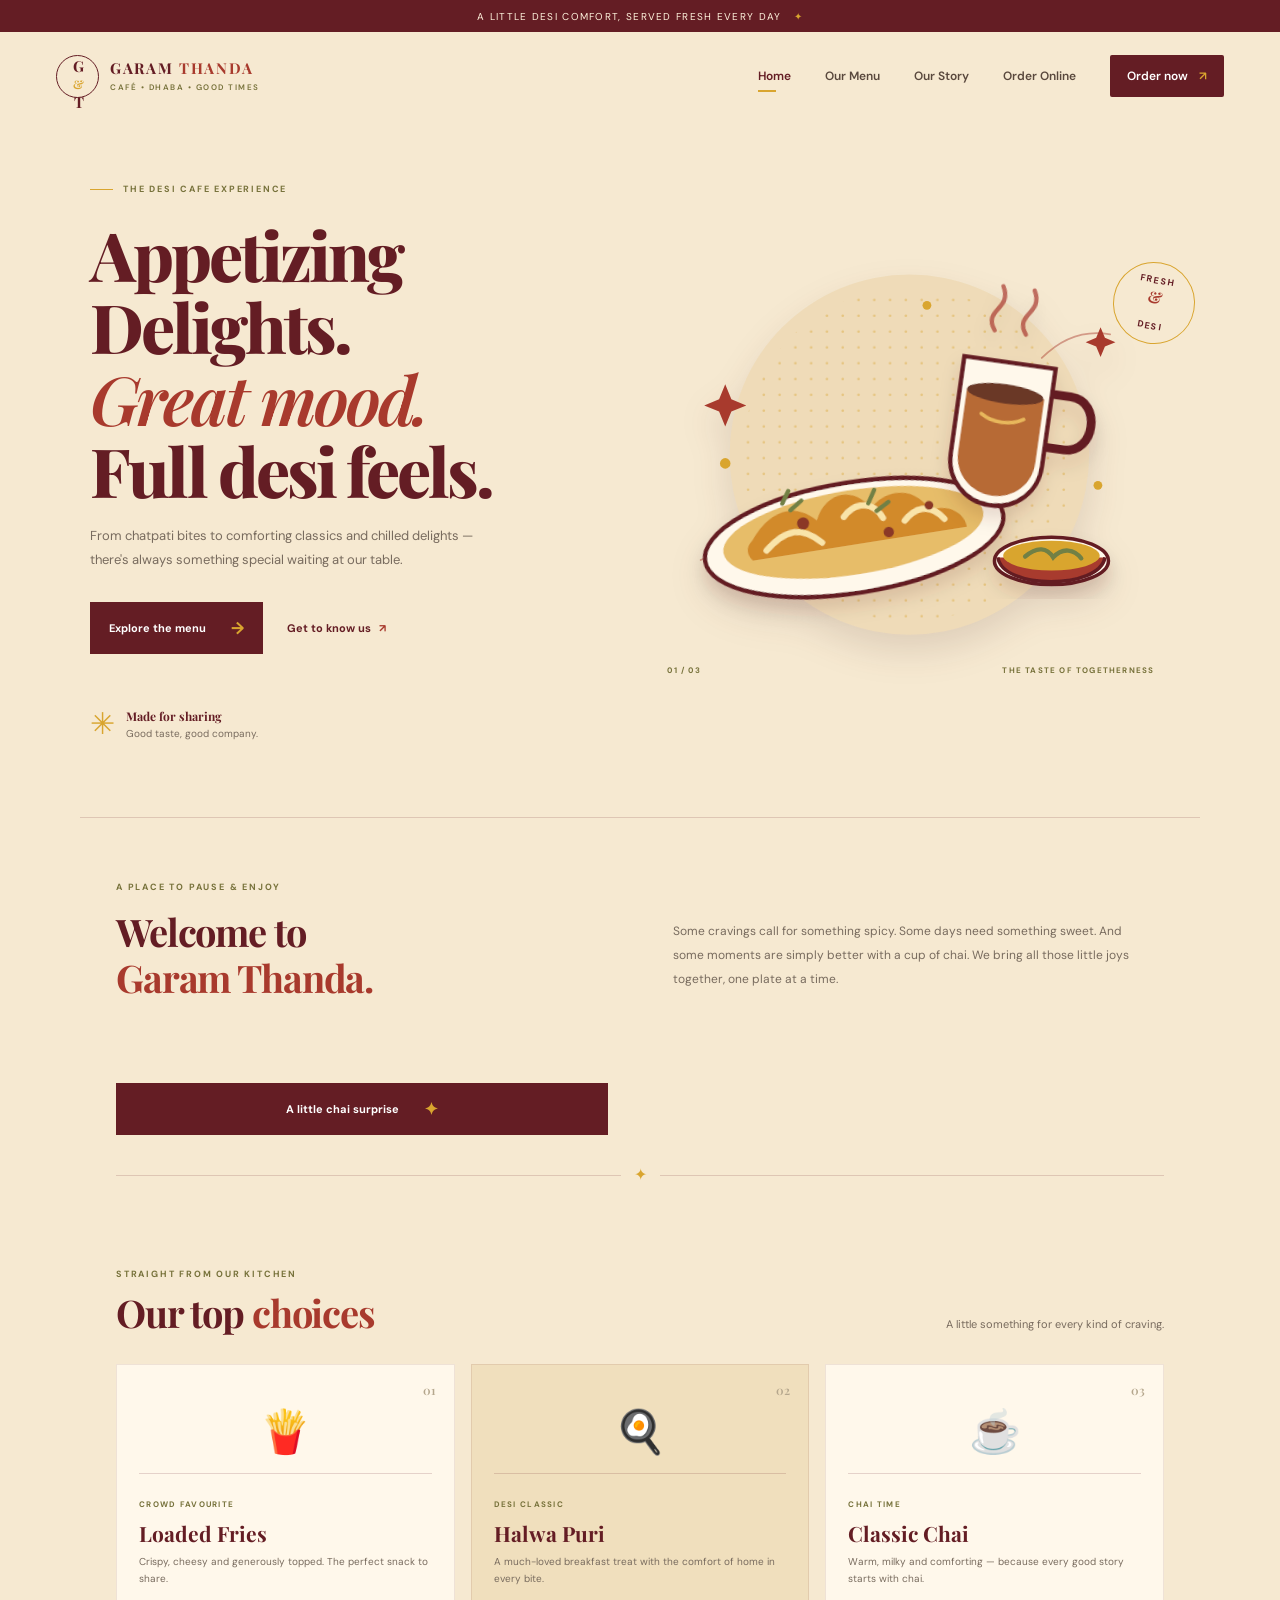
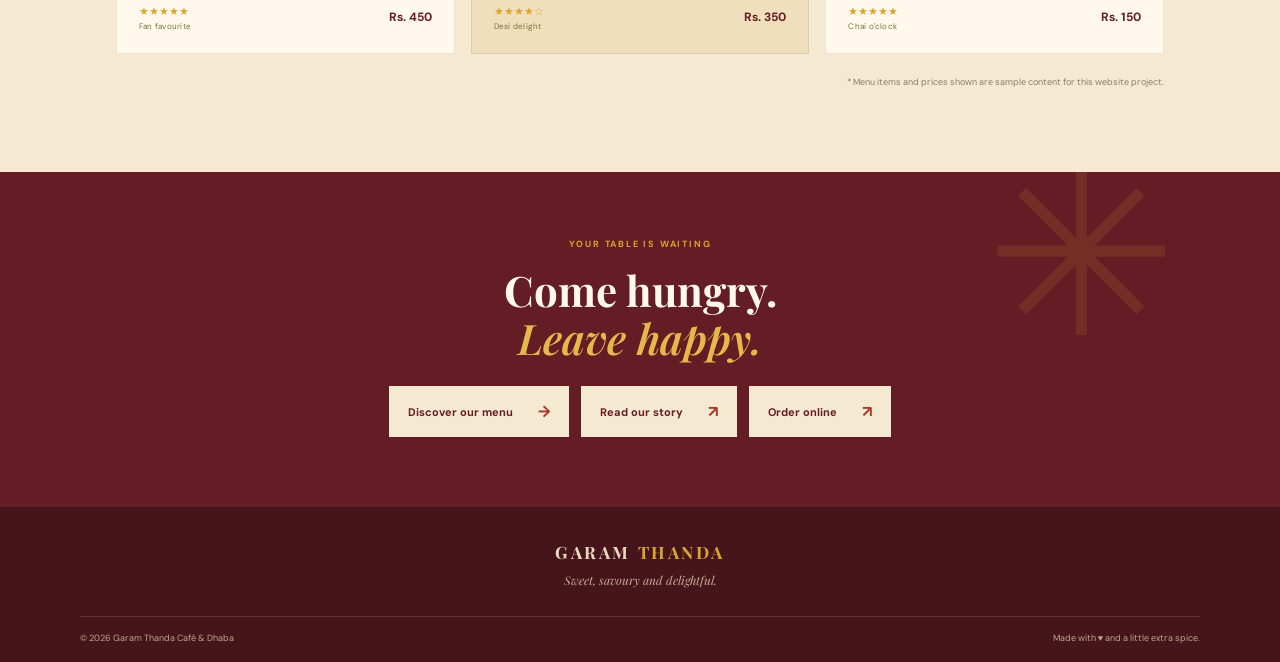
<file: index.html>
<!DOCTYPE html>
<html lang="en">
<head>
  <meta charset="UTF-8">
  <meta name="viewport" content="width=device-width, initial-scale=1.0">
  <meta name="description" content="Garam Thanda — a cosy Pakistani cafe and dhaba serving sweet, savoury and refreshing delights.">
  <title>Garam Thanda | Cafe & Dhaba</title>
  <link rel="preconnect" href="https://fonts.googleapis.com">
  <link rel="preconnect" href="https://fonts.gstatic.com" crossorigin>
  <link href="https://fonts.googleapis.com/css2?family=DM+Sans:wght@400;500;600;700&family=Playfair+Display:wght@600;700;800&display=swap" rel="stylesheet">
  <link rel="stylesheet" href="style.css">
  <script src="script.js" defer></script>
</head>
<body>
  <div class="top-strip">A little desi comfort, served fresh every day <span>✦</span></div>

  <header class="site-header">
    <a class="brand" href="index.html" aria-label="Garam Thanda home">
      <span class="brand-mark">G<span>&</span>T</span>
      <span class="brand-name">GARAM <b>THANDA</b><small>CAFÉ • DHA­BA • GOOD TIMES</small></span>
    </a>
    <button class="nav-toggle" aria-label="Open navigation" aria-expanded="false">☰</button>
    <nav class="main-nav" aria-label="Main navigation">
      <a class="active" href="index.html">Home</a>
      <a href="menu.html">Our Menu</a>
      <a href="about.html">Our Story</a>
      <a href="order.html">Order Online</a>
      <a class="nav-cta" href="order.html">Order now <span>↗</span></a>
    </nav>
  </header>

  <main>
    <section class="hero">
      <div class="hero-copy">
        <p class="eyebrow"><span></span> THE DESI CAFE EXPERIENCE</p>
        <h1>Appetizing Delights.<br><em>Great mood.</em><br>Full desi feels.</h1>
        <p class="hero-description">From chatpati bites to comforting classics and chilled delights — there's always something special waiting at our table.</p>
        <div class="hero-actions">
          <a class="button button-primary" href="#popular">Explore the menu <span>→</span></a>
          <a class="text-link" href="#welcome">Get to know us <span>↗</span></a>
        </div>
        <div class="hero-note"><span class="note-star">✳</span><span><b>Made for sharing</b><small>Good taste, good company.</small></span></div>
      </div>
      <div class="hero-art-wrap">
        <div class="hero-stamp">FRESH<br><b>&</b><br>DESI</div>
        <img class="hero-art" src="food-illustration.svg" alt="Illustration of a steaming cup of chai and a plate of desi snacks">
        <div class="art-caption"><span>01 / 03</span><span>THE TASTE OF TOGETHERNESS</span></div>
      </div>
    </section>

    <section class="welcome section-wrap" id="welcome">
      <div class="section-kicker">A PLACE TO PAUSE & ENJOY</div>
      <div class="welcome-grid">
        <h2>Welcome to<br><span>Garam Thanda.</span></h2>
        <p>Some cravings call for something spicy. Some days need something sweet. And some moments are simply better with a cup of chai. We bring all those little joys together, one plate at a time.</p>
        <button class="button button-primary story-alert-btn" id="home-alert-btn" type="button">A little chai surprise <span>✦</span></button>
      </div>
      <div class="welcome-rule"><span>✦</span></div>
    </section>

    <section class="popular section-wrap" id="popular">
      <div class="section-heading">
        <div><div class="section-kicker">STRAIGHT FROM OUR KITCHEN</div><h2>Our top <span>choices</span></h2></div>
        <p>A little something for every kind of craving.</p>
      </div>
      <div class="food-grid">
        <article class="food-card">
          <div class="food-number">01</div>
          <div class="food-emoji" aria-hidden="true">🍟</div>
          <div class="food-info"><span class="food-tag">CROWD FAVOURITE</span><h3>Loaded Fries</h3><p>Crispy, cheesy and generously topped. The perfect snack to share.</p><div class="food-bottom"><span>★★★★★ <small>Fan favourite</small></span><span class="food-price">Rs. 450</span></div></div>
        </article>
        <article class="food-card featured-card">
          <div class="food-number">02</div>
          <div class="food-emoji" aria-hidden="true">🍳</div>
          <div class="food-info"><span class="food-tag">DESI CLASSIC</span><h3>Halwa Puri</h3><p>A much-loved breakfast treat with the comfort of home in every bite.</p><div class="food-bottom"><span>★★★★☆ <small>Desi delight</small></span><span class="food-price">Rs. 350</span></div></div>
        </article>
        <article class="food-card">
          <div class="food-number">03</div>
          <div class="food-emoji" aria-hidden="true">☕</div>
          <div class="food-info"><span class="food-tag">CHAI TIME</span><h3>Classic Chai</h3><p>Warm, milky and comforting — because every good story starts with chai.</p><div class="food-bottom"><span>★★★★★ <small>Chai o'clock</small></span><span class="food-price">Rs. 150</span></div></div>
        </article>
      </div>
      <p class="menu-note">* Menu items and prices shown are sample content for this website project.</p>
    </section>

    <section class="closing-banner">
      <div class="closing-pattern">✳</div>
      <p class="eyebrow">YOUR TABLE IS WAITING</p>
      <h2>Come hungry.<br><em>Leave happy.</em></h2>
      <div class="home-closing-actions"><a class="button button-light" href="menu.html">Discover our menu <span>→</span></a><a class="button button-light" href="about.html">Read our story <span>↗</span></a><a class="button button-light" href="order.html">Order online <span>↗</span></a></div>
    </section>
  </main>

  <footer class="site-footer">
    <a class="footer-brand" href="index.html">GARAM <span>THANDA</span></a>
    <p>Sweet, savoury and delightful.</p>
    <div class="footer-bottom"><span>© 2026 Garam Thanda Café & Dhaba</span><span>Made with ♥ and a little extra spice.</span></div>
  </footer>
  <div class="toast" role="status" aria-live="polite"></div>
</body>
</html>
</file>
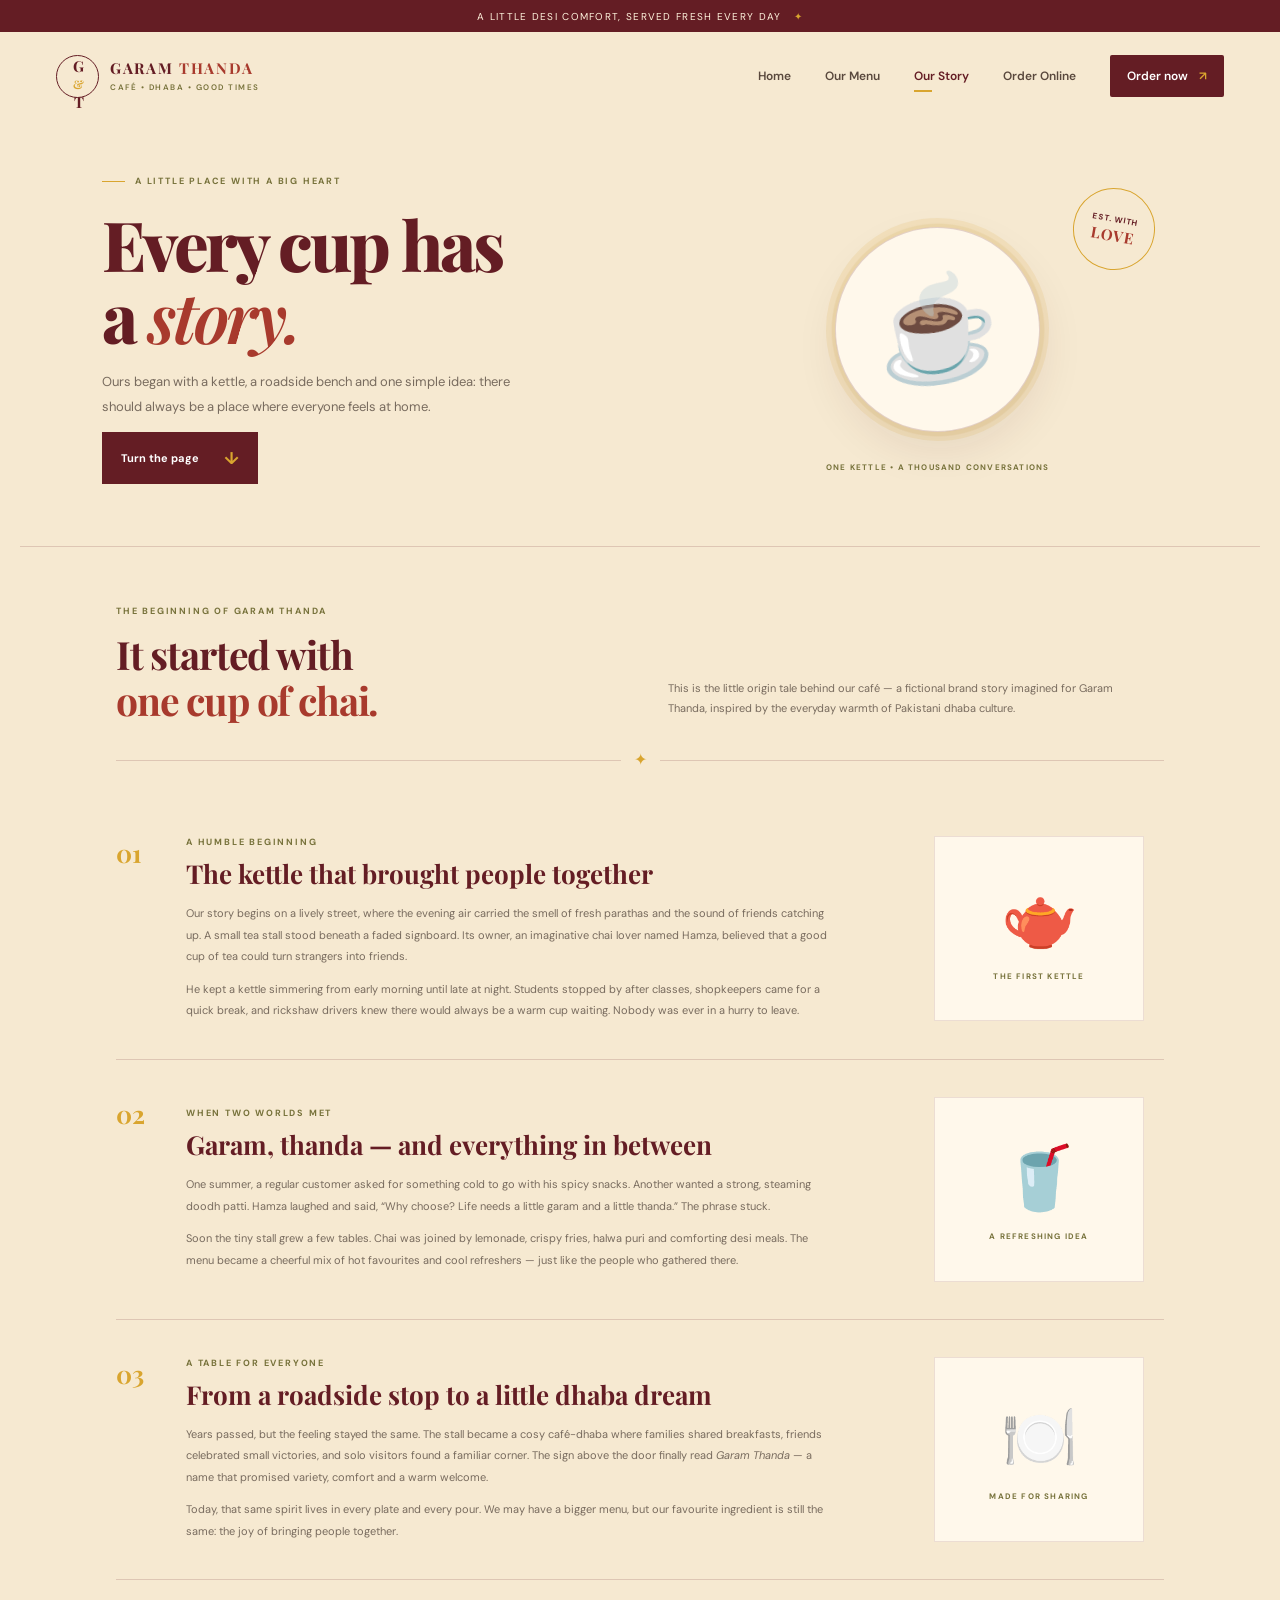
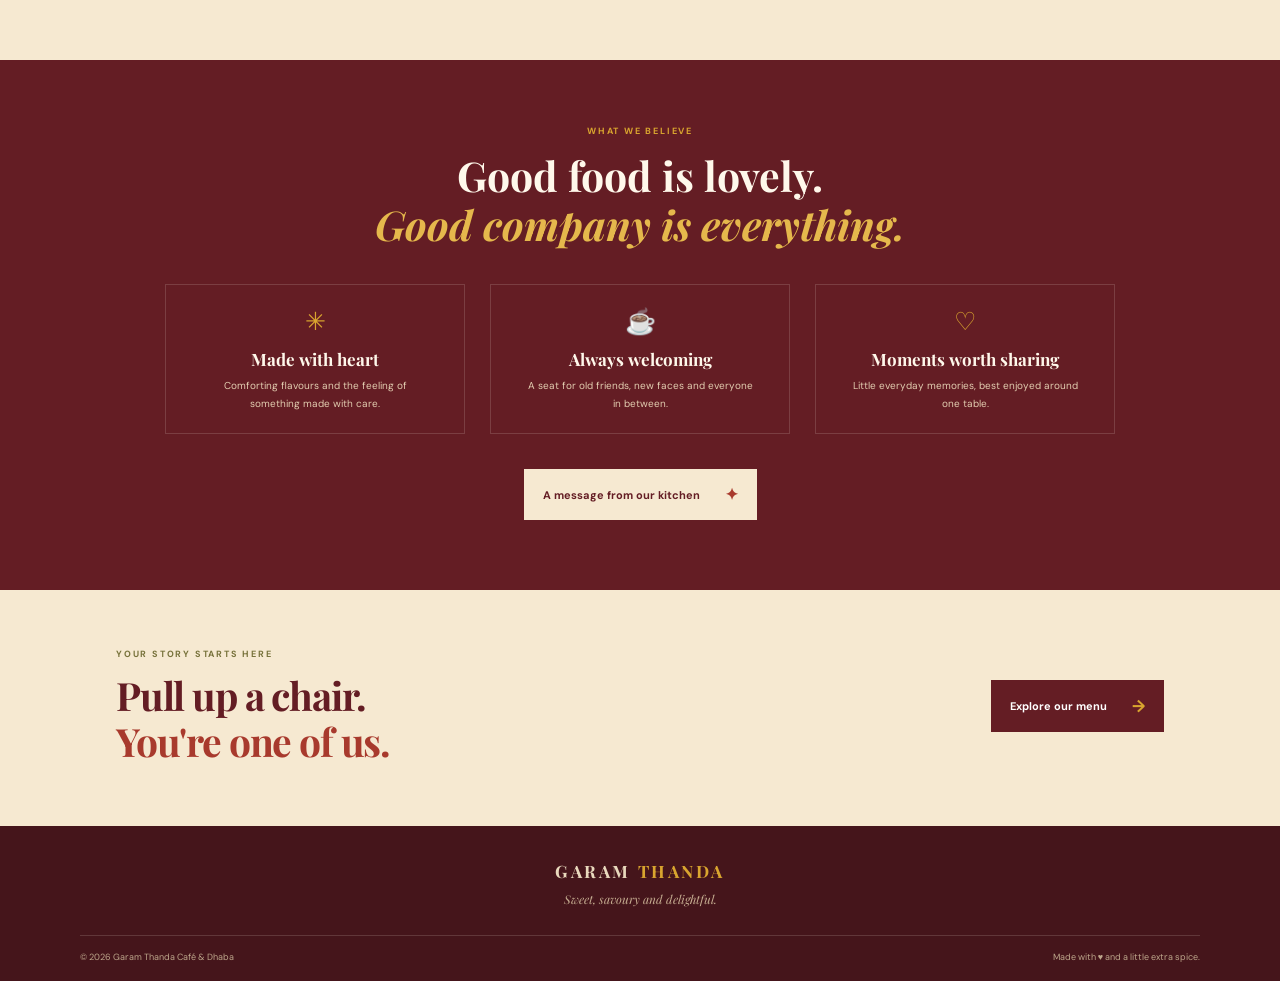
<file: about.html>
<!DOCTYPE html>
<html lang="en">
<head>
  <meta charset="UTF-8">
  <meta name="viewport" content="width=device-width, initial-scale=1.0">
  <meta name="description" content="Discover the imagined beginnings and warm-hearted story of Garam Thanda Café & Dhaba.">
  <title>Our Story | Garam Thanda Café & Dhaba</title>
  <link rel="preconnect" href="https://fonts.googleapis.com">
  <link rel="preconnect" href="https://fonts.gstatic.com" crossorigin>
  <link href="https://fonts.googleapis.com/css2?family=DM+Sans:wght@400;500;600;700&family=Playfair+Display:wght@600;700;800&display=swap" rel="stylesheet">
  <link rel="stylesheet" href="style.css">
  <script src="script.js" defer></script>
</head>
<body>
  <div class="top-strip">A little desi comfort, served fresh every day <span>✦</span></div>

  <header class="site-header">
    <a class="brand" href="index.html" aria-label="Garam Thanda home">
      <span class="brand-mark">G<span>&</span>T</span>
      <span class="brand-name">GARAM <b>THANDA</b><small>CAFÉ • DHA­BA • GOOD TIMES</small></span>
    </a>
    <button class="nav-toggle" aria-label="Open navigation" aria-expanded="false">☰</button>
    <nav class="main-nav" aria-label="Main navigation">
      <a href="index.html">Home</a>
      <a href="menu.html">Our Menu</a>
      <a class="active" href="about.html" aria-current="page">Our Story</a>
      <a href="order.html">Order Online</a>
      <a class="nav-cta" href="order.html">Order now <span>↗</span></a>
    </nav>
  </header>

  <main>
    <section class="story-hero">
      <div class="story-hero-copy">
        <p class="eyebrow"><span></span> A LITTLE PLACE WITH A BIG HEART</p>
        <h1>Every cup has<br>a <em>story.</em></h1>
        <p class="hero-description">Ours began with a kettle, a roadside bench and one simple idea: there should always be a place where everyone feels at home.</p>
        <a class="button button-primary" href="#the-beginning">Turn the page <span>↓</span></a>
      </div>
      <div class="story-hero-art" aria-label="A warm cup of chai representing the cafe's beginnings">
        <div class="story-sun">EST. WITH<br><b>LOVE</b></div>
        <div class="story-cup">☕</div>
        <span class="story-art-caption">ONE KETTLE • A THOUSAND CONVERSATIONS</span>
      </div>
    </section>

    <section class="story-intro section-wrap" id="the-beginning">
      <div class="section-kicker">THE BEGINNING OF GARAM THANDA</div>
      <div class="story-heading-row">
        <h2>It started with<br><span>one cup of chai.</span></h2>
        <p class="story-lead">This is the little origin tale behind our café — a fictional brand story imagined for Garam Thanda, inspired by the everyday warmth of Pakistani dhaba culture.</p>
      </div>
      <div class="story-rule"><span>✦</span></div>
    </section>

    <section class="story-chapters section-wrap">
      <article class="story-chapter">
        <div class="chapter-number">01</div>
        <div class="chapter-copy"><p class="section-kicker">A HUMBLE BEGINNING</p><h3>The kettle that brought people together</h3><p>Our story begins on a lively street, where the evening air carried the smell of fresh parathas and the sound of friends catching up. A small tea stall stood beneath a faded signboard. Its owner, an imaginative chai lover named Hamza, believed that a good cup of tea could turn strangers into friends.</p><p>He kept a kettle simmering from early morning until late at night. Students stopped by after classes, shopkeepers came for a quick break, and rickshaw drivers knew there would always be a warm cup waiting. Nobody was ever in a hurry to leave.</p></div>
        <div class="chapter-art chapter-kettle">🫖<span>THE FIRST KETTLE</span></div>
      </article>

      <article class="story-chapter reverse">
        <div class="chapter-number">02</div>
        <div class="chapter-copy"><p class="section-kicker">WHEN TWO WORLDS MET</p><h3>Garam, thanda — and everything in between</h3><p>One summer, a regular customer asked for something cold to go with his spicy snacks. Another wanted a strong, steaming doodh patti. Hamza laughed and said, “Why choose? Life needs a little garam and a little thanda.” The phrase stuck.</p><p>Soon the tiny stall grew a few tables. Chai was joined by lemonade, crispy fries, halwa puri and comforting desi meals. The menu became a cheerful mix of hot favourites and cool refreshers — just like the people who gathered there.</p></div>
        <div class="chapter-art chapter-glass">🥤<span>A REFRESHING IDEA</span></div>
      </article>

      <article class="story-chapter">
        <div class="chapter-number">03</div>
        <div class="chapter-copy"><p class="section-kicker">A TABLE FOR EVERYONE</p><h3>From a roadside stop to a little dhaba dream</h3><p>Years passed, but the feeling stayed the same. The stall became a cosy café-dhaba where families shared breakfasts, friends celebrated small victories, and solo visitors found a familiar corner. The sign above the door finally read <em>Garam Thanda</em> — a name that promised variety, comfort and a warm welcome.</p><p>Today, that same spirit lives in every plate and every pour. We may have a bigger menu, but our favourite ingredient is still the same: the joy of bringing people together.</p></div>
        <div class="chapter-art chapter-table">🍽️<span>MADE FOR SHARING</span></div>
      </article>
    </section>

    <section class="story-values">
      <p class="eyebrow">WHAT WE BELIEVE</p>
      <h2>Good food is lovely.<br><em>Good company is everything.</em></h2>
      <div class="values-grid">
        <div><span>✳</span><h3>Made with heart</h3><p>Comforting flavours and the feeling of something made with care.</p></div>
        <div><span>☕</span><h3>Always welcoming</h3><p>A seat for old friends, new faces and everyone in between.</p></div>
        <div><span>♡</span><h3>Moments worth sharing</h3><p>Little everyday memories, best enjoyed around one table.</p></div>
      </div>
      <button class="button button-light" id="story-alert-btn" type="button">A message from our kitchen <span>✦</span></button>
    </section>

    <section class="story-end section-wrap">
      <div><p class="section-kicker">YOUR STORY STARTS HERE</p><h2>Pull up a chair.<br><span>You're one of us.</span></h2></div>
      <a class="button button-primary" href="menu.html">Explore our menu <span>→</span></a>
    </section>
  </main>

  <footer class="site-footer">
    <a class="footer-brand" href="index.html">GARAM <span>THANDA</span></a>
    <p>Sweet, savoury and delightful.</p>
    <div class="footer-bottom"><span>© 2026 Garam Thanda Café & Dhaba</span><span>Made with ♥ and a little extra spice.</span></div>
  </footer>
</body>
</html>
</file>
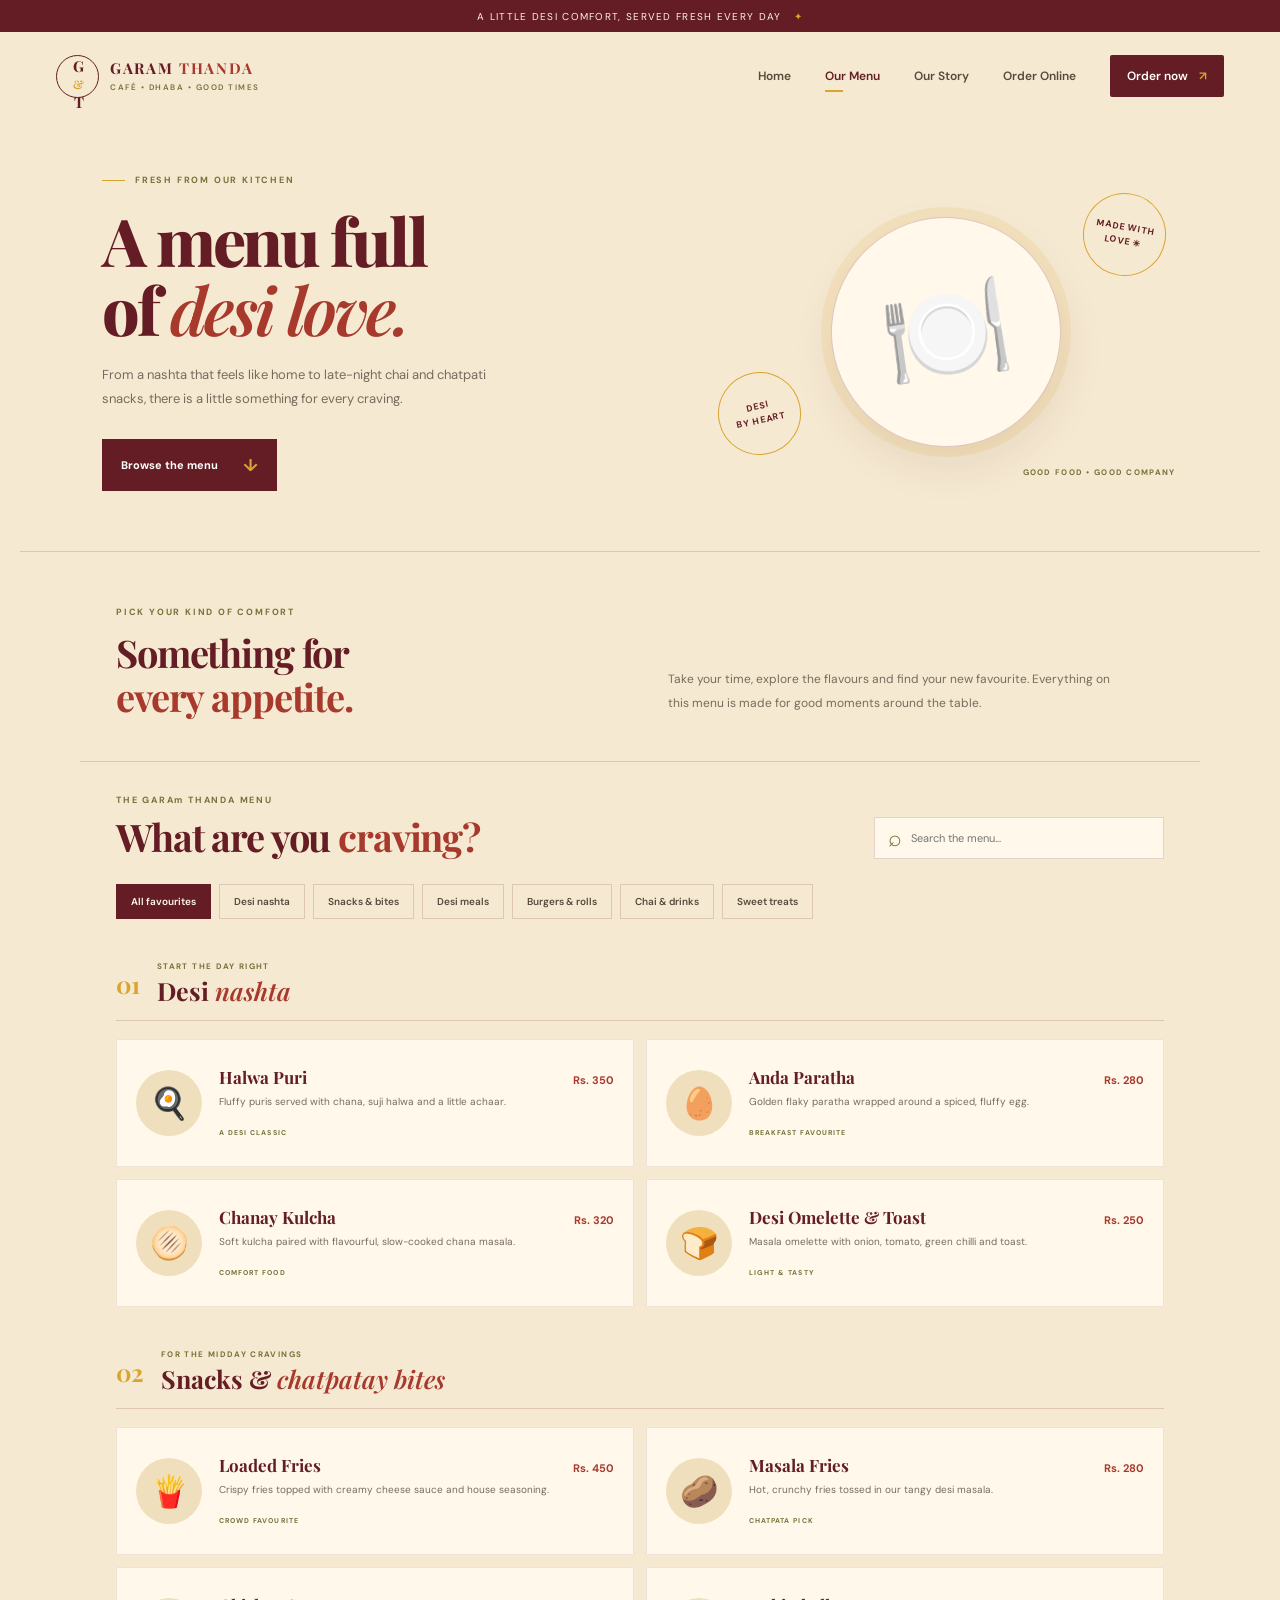
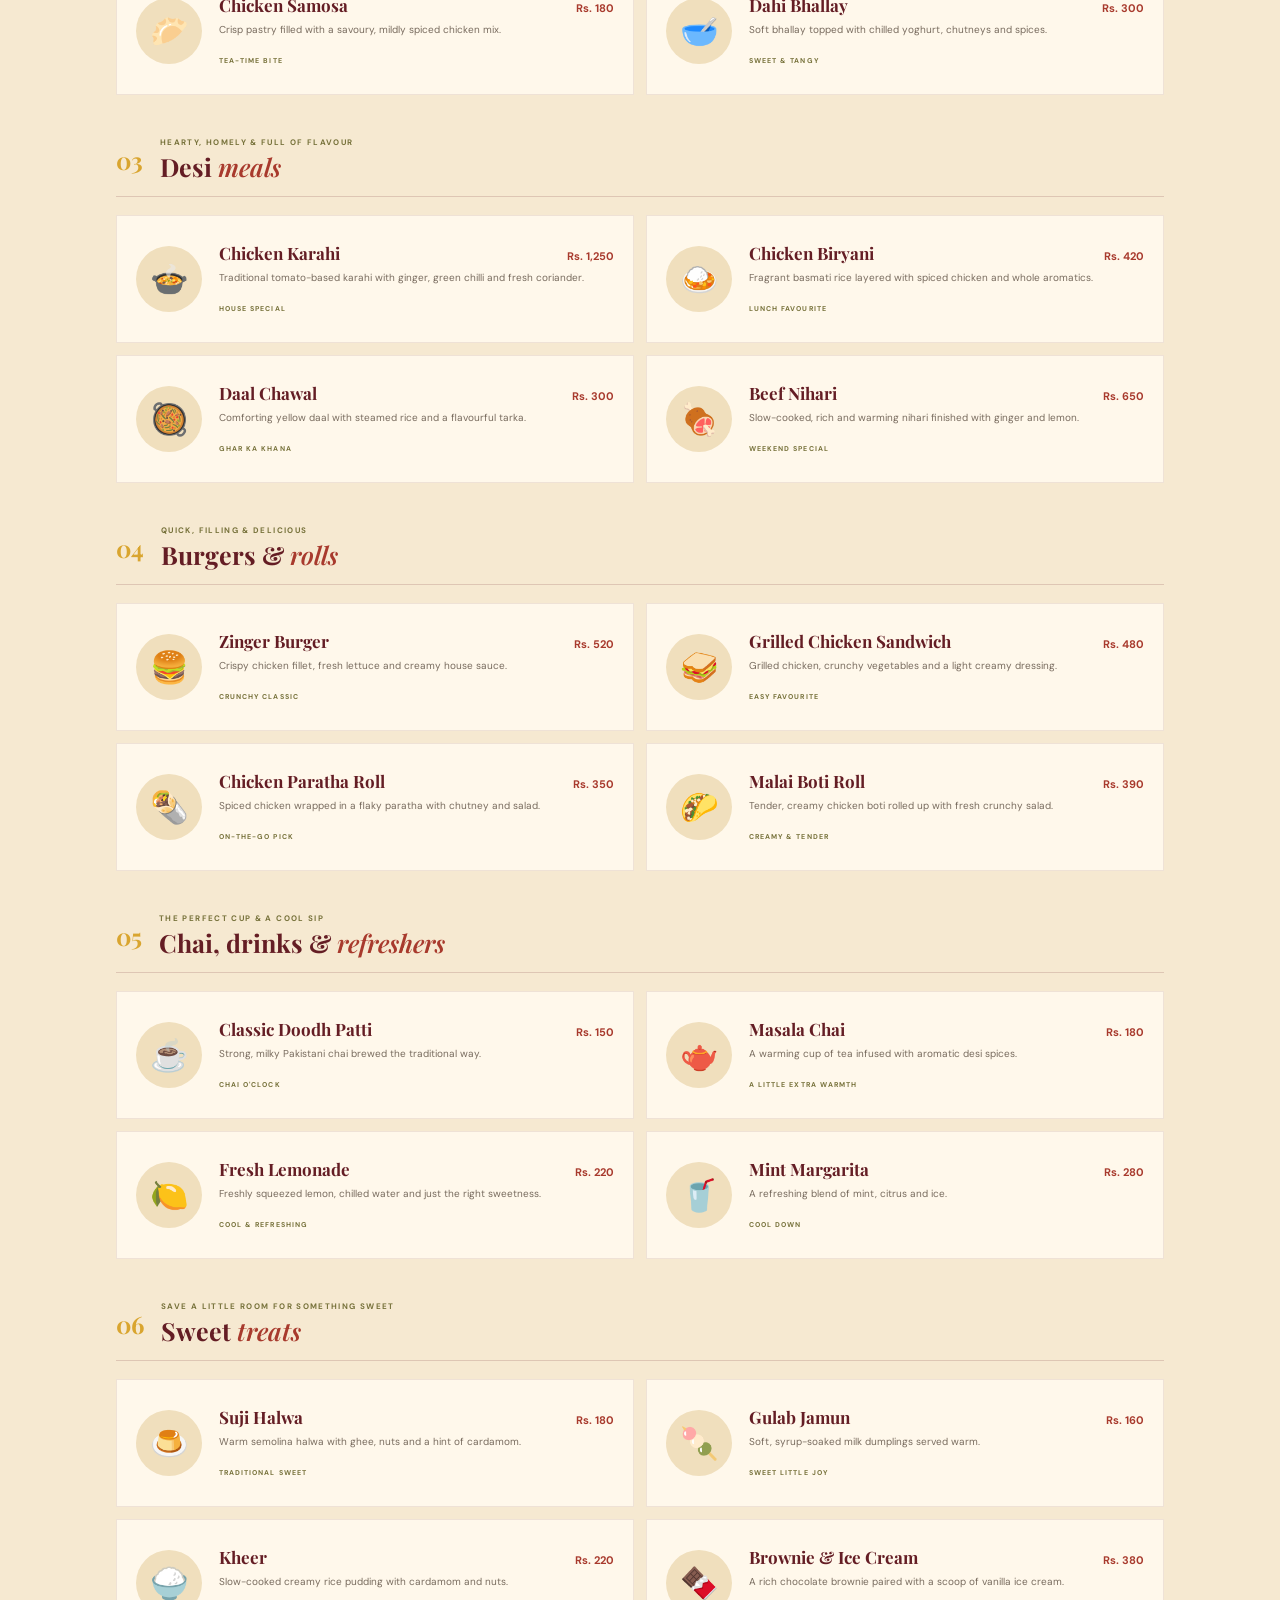
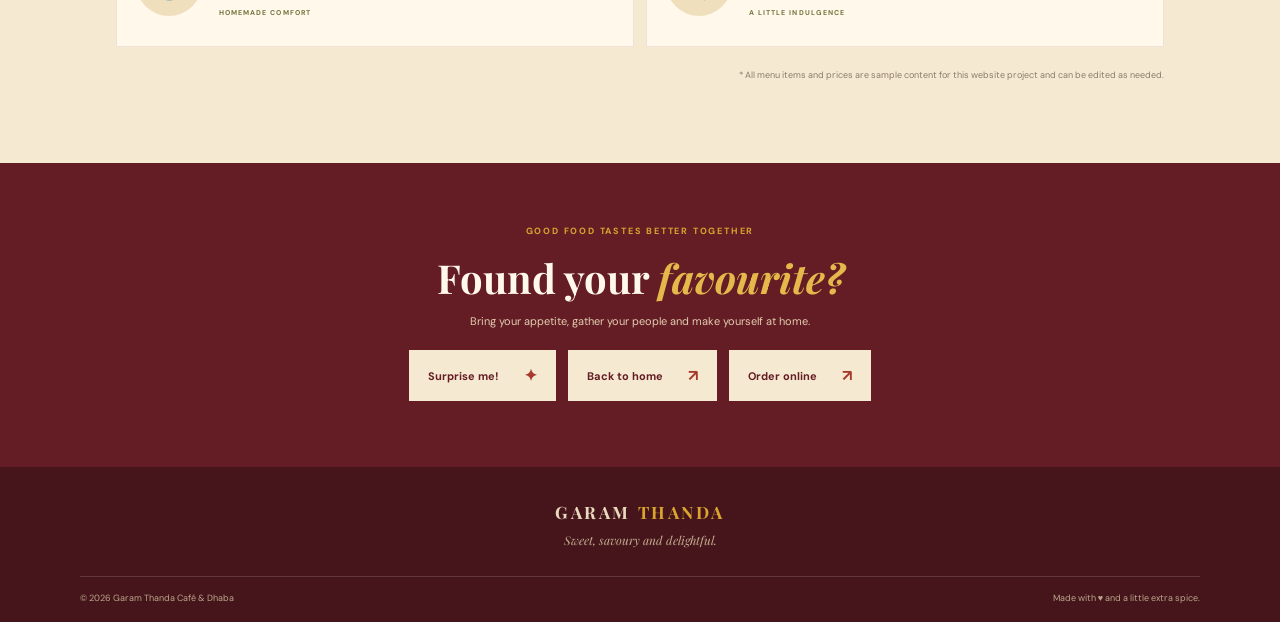
<file: menu.html>
<!DOCTYPE html>
<html lang="en">
<head>
  <meta charset="UTF-8">
  <meta name="viewport" content="width=device-width, initial-scale=1.0">
  <meta name="description" content="Explore the Garam Thanda cafe and dhaba menu: desi breakfasts, snacks, hearty meals, chai and refreshing drinks.">
  <title>Our Menu | Garam Thanda Café & Dhaba</title>
  <link rel="preconnect" href="https://fonts.googleapis.com">
  <link rel="preconnect" href="https://fonts.gstatic.com" crossorigin>
  <link href="https://fonts.googleapis.com/css2?family=DM+Sans:wght@400;500;600;700&family=Playfair+Display:wght@600;700;800&display=swap" rel="stylesheet">
  <link rel="stylesheet" href="style.css">
  <script src="script.js" defer></script>
</head>
<body>
  <div class="top-strip">A little desi comfort, served fresh every day <span>✦</span></div>

  <header class="site-header">
    <a class="brand" href="index.html" aria-label="Garam Thanda home">
      <span class="brand-mark">G<span>&</span>T</span>
      <span class="brand-name">GARAM <b>THANDA</b><small>CAFÉ • DHA­BA • GOOD TIMES</small></span>
    </a>
    <button class="nav-toggle" aria-label="Open navigation" aria-expanded="false">☰</button>
    <nav class="main-nav" aria-label="Main navigation">
      <a href="index.html">Home</a>
      <a class="active" href="menu.html" aria-current="page">Our Menu</a>
      <a href="about.html">Our Story</a>
      <a href="order.html">Order Online</a>
      <a class="nav-cta" href="order.html">Order now <span>↗</span></a>
    </nav>
  </header>

  <main>
    <section class="menu-hero">
      <div class="menu-hero-copy">
        <p class="eyebrow"><span></span> FRESH FROM OUR KITCHEN</p>
        <h1>A menu full<br>of <em>desi love.</em></h1>
        <p class="hero-description">From a nashta that feels like home to late-night chai and chatpati snacks, there is a little something for every craving.</p>
        <a class="button button-primary" href="#menu-list">Browse the menu <span>↓</span></a>
      </div>
      <div class="menu-hero-art" aria-hidden="true">
        <div class="menu-plate">🍽️</div>
        <span class="menu-art-note note-one">MADE WITH<br>LOVE ✳</span>
        <span class="menu-art-note note-two">DESI<br>BY HEART</span>
        <div class="menu-art-caption">GOOD FOOD • GOOD COMPANY</div>
      </div>
    </section>

    <section class="menu-intro section-wrap">
      <div class="section-kicker">PICK YOUR KIND OF COMFORT</div>
      <div class="menu-intro-row">
        <h2>Something for<br><span>every appetite.</span></h2>
        <p>Take your time, explore the flavours and find your new favourite. Everything on this menu is made for good moments around the table.</p>
      </div>
    </section>

    <section class="menu-section section-wrap" id="menu-list">
      <div class="menu-toolbar">
        <div>
          <div class="section-kicker">THE GARAm THANDA MENU</div>
          <h2>What are you <span>craving?</span></h2>
        </div>
        <label class="menu-search-wrap">
          <span aria-hidden="true">⌕</span>
          <input id="menu-search" type="search" placeholder="Search the menu..." aria-label="Search menu items">
        </label>
      </div>

      <div class="menu-filters" role="group" aria-label="Filter menu by category">
        <button class="filter-btn active" type="button" data-filter="all" aria-pressed="true">All favourites</button>
        <button class="filter-btn" type="button" data-filter="breakfast" aria-pressed="false">Desi nashta</button>
        <button class="filter-btn" type="button" data-filter="snacks" aria-pressed="false">Snacks & bites</button>
        <button class="filter-btn" type="button" data-filter="mains" aria-pressed="false">Desi meals</button>
        <button class="filter-btn" type="button" data-filter="fastfood" aria-pressed="false">Burgers & rolls</button>
        <button class="filter-btn" type="button" data-filter="drinks" aria-pressed="false">Chai & drinks</button>
        <button class="filter-btn" type="button" data-filter="desserts" aria-pressed="false">Sweet treats</button>
      </div>

      <div class="menu-category-heading"><span>01</span><div><p>START THE DAY RIGHT</p><h3>Desi <em>nashta</em></h3></div></div>
      <div class="menu-card-grid">
        <article class="menu-item" data-category="breakfast" data-name="halwa puri"><div class="menu-item-icon">🍳</div><div class="menu-item-content"><div class="menu-item-title"><h4>Halwa Puri</h4><b>Rs. 350</b></div><p>Fluffy puris served with chana, suji halwa and a little achaar.</p><span class="item-label">A DESI CLASSIC</span></div></article>
        <article class="menu-item" data-category="breakfast" data-name="anda paratha"><div class="menu-item-icon">🥚</div><div class="menu-item-content"><div class="menu-item-title"><h4>Anda Paratha</h4><b>Rs. 280</b></div><p>Golden flaky paratha wrapped around a spiced, fluffy egg.</p><span class="item-label">BREAKFAST FAVOURITE</span></div></article>
        <article class="menu-item" data-category="breakfast" data-name="chanay kulcha"><div class="menu-item-icon">🫓</div><div class="menu-item-content"><div class="menu-item-title"><h4>Chanay Kulcha</h4><b>Rs. 320</b></div><p>Soft kulcha paired with flavourful, slow-cooked chana masala.</p><span class="item-label">COMFORT FOOD</span></div></article>
        <article class="menu-item" data-category="breakfast" data-name="desi omelette toast"><div class="menu-item-icon">🍞</div><div class="menu-item-content"><div class="menu-item-title"><h4>Desi Omelette & Toast</h4><b>Rs. 250</b></div><p>Masala omelette with onion, tomato, green chilli and toast.</p><span class="item-label">LIGHT & TASTY</span></div></article>
      </div>

      <div class="menu-category-heading"><span>02</span><div><p>FOR THE MIDDAY CRAVINGS</p><h3>Snacks & <em>chatpatay bites</em></h3></div></div>
      <div class="menu-card-grid">
        <article class="menu-item" data-category="snacks" data-name="loaded fries"><div class="menu-item-icon">🍟</div><div class="menu-item-content"><div class="menu-item-title"><h4>Loaded Fries</h4><b>Rs. 450</b></div><p>Crispy fries topped with creamy cheese sauce and house seasoning.</p><span class="item-label">CROWD FAVOURITE</span></div></article>
        <article class="menu-item" data-category="snacks" data-name="masala fries"><div class="menu-item-icon">🥔</div><div class="menu-item-content"><div class="menu-item-title"><h4>Masala Fries</h4><b>Rs. 280</b></div><p>Hot, crunchy fries tossed in our tangy desi masala.</p><span class="item-label">CHATPATA PICK</span></div></article>
        <article class="menu-item" data-category="snacks" data-name="chicken samosa"><div class="menu-item-icon">🥟</div><div class="menu-item-content"><div class="menu-item-title"><h4>Chicken Samosa</h4><b>Rs. 180</b></div><p>Crisp pastry filled with a savoury, mildly spiced chicken mix.</p><span class="item-label">TEA-TIME BITE</span></div></article>
        <article class="menu-item" data-category="snacks" data-name="dahi bhallay"><div class="menu-item-icon">🥣</div><div class="menu-item-content"><div class="menu-item-title"><h4>Dahi Bhallay</h4><b>Rs. 300</b></div><p>Soft bhallay topped with chilled yoghurt, chutneys and spices.</p><span class="item-label">SWEET & TANGY</span></div></article>
      </div>

      <div class="menu-category-heading"><span>03</span><div><p>HEARTY, HOMELY & FULL OF FLAVOUR</p><h3>Desi <em>meals</em></h3></div></div>
      <div class="menu-card-grid">
        <article class="menu-item" data-category="mains" data-name="chicken karahi"><div class="menu-item-icon">🍲</div><div class="menu-item-content"><div class="menu-item-title"><h4>Chicken Karahi</h4><b>Rs. 1,250</b></div><p>Traditional tomato-based karahi with ginger, green chilli and fresh coriander.</p><span class="item-label">HOUSE SPECIAL</span></div></article>
        <article class="menu-item" data-category="mains" data-name="chicken biryani"><div class="menu-item-icon">🍛</div><div class="menu-item-content"><div class="menu-item-title"><h4>Chicken Biryani</h4><b>Rs. 420</b></div><p>Fragrant basmati rice layered with spiced chicken and whole aromatics.</p><span class="item-label">LUNCH FAVOURITE</span></div></article>
        <article class="menu-item" data-category="mains" data-name="daal chawal"><div class="menu-item-icon">🥘</div><div class="menu-item-content"><div class="menu-item-title"><h4>Daal Chawal</h4><b>Rs. 300</b></div><p>Comforting yellow daal with steamed rice and a flavourful tarka.</p><span class="item-label">GHAR KA KHANA</span></div></article>
        <article class="menu-item" data-category="mains" data-name="beef nihari"><div class="menu-item-icon">🍖</div><div class="menu-item-content"><div class="menu-item-title"><h4>Beef Nihari</h4><b>Rs. 650</b></div><p>Slow-cooked, rich and warming nihari finished with ginger and lemon.</p><span class="item-label">WEEKEND SPECIAL</span></div></article>
      </div>

      <div class="menu-category-heading"><span>04</span><div><p>QUICK, FILLING & DELICIOUS</p><h3>Burgers & <em>rolls</em></h3></div></div>
      <div class="menu-card-grid">
        <article class="menu-item" data-category="fastfood" data-name="zinger burger"><div class="menu-item-icon">🍔</div><div class="menu-item-content"><div class="menu-item-title"><h4>Zinger Burger</h4><b>Rs. 520</b></div><p>Crispy chicken fillet, fresh lettuce and creamy house sauce.</p><span class="item-label">CRUNCHY CLASSIC</span></div></article>
        <article class="menu-item" data-category="fastfood" data-name="grilled chicken sandwich"><div class="menu-item-icon">🥪</div><div class="menu-item-content"><div class="menu-item-title"><h4>Grilled Chicken Sandwich</h4><b>Rs. 480</b></div><p>Grilled chicken, crunchy vegetables and a light creamy dressing.</p><span class="item-label">EASY FAVOURITE</span></div></article>
        <article class="menu-item" data-category="fastfood" data-name="chicken paratha roll"><div class="menu-item-icon">🌯</div><div class="menu-item-content"><div class="menu-item-title"><h4>Chicken Paratha Roll</h4><b>Rs. 350</b></div><p>Spiced chicken wrapped in a flaky paratha with chutney and salad.</p><span class="item-label">ON-THE-GO PICK</span></div></article>
        <article class="menu-item" data-category="fastfood" data-name="malai boti roll"><div class="menu-item-icon">🌮</div><div class="menu-item-content"><div class="menu-item-title"><h4>Malai Boti Roll</h4><b>Rs. 390</b></div><p>Tender, creamy chicken boti rolled up with fresh crunchy salad.</p><span class="item-label">CREAMY & TENDER</span></div></article>
      </div>

      <div class="menu-category-heading"><span>05</span><div><p>THE PERFECT CUP & A COOL SIP</p><h3>Chai, drinks & <em>refreshers</em></h3></div></div>
      <div class="menu-card-grid">
        <article class="menu-item" data-category="drinks" data-name="classic doodh patti chai"><div class="menu-item-icon">☕</div><div class="menu-item-content"><div class="menu-item-title"><h4>Classic Doodh Patti</h4><b>Rs. 150</b></div><p>Strong, milky Pakistani chai brewed the traditional way.</p><span class="item-label">CHAI O'CLOCK</span></div></article>
        <article class="menu-item" data-category="drinks" data-name="masala chai"><div class="menu-item-icon">🫖</div><div class="menu-item-content"><div class="menu-item-title"><h4>Masala Chai</h4><b>Rs. 180</b></div><p>A warming cup of tea infused with aromatic desi spices.</p><span class="item-label">A LITTLE EXTRA WARMTH</span></div></article>
        <article class="menu-item" data-category="drinks" data-name="fresh lemonade"><div class="menu-item-icon">🍋</div><div class="menu-item-content"><div class="menu-item-title"><h4>Fresh Lemonade</h4><b>Rs. 220</b></div><p>Freshly squeezed lemon, chilled water and just the right sweetness.</p><span class="item-label">COOL & REFRESHING</span></div></article>
        <article class="menu-item" data-category="drinks" data-name="mint margarita"><div class="menu-item-icon">🥤</div><div class="menu-item-content"><div class="menu-item-title"><h4>Mint Margarita</h4><b>Rs. 280</b></div><p>A refreshing blend of mint, citrus and ice.</p><span class="item-label">COOL DOWN</span></div></article>
      </div>

      <div class="menu-category-heading"><span>06</span><div><p>SAVE A LITTLE ROOM FOR SOMETHING SWEET</p><h3>Sweet <em>treats</em></h3></div></div>
      <div class="menu-card-grid">
        <article class="menu-item" data-category="desserts" data-name="suji halwa"><div class="menu-item-icon">🍮</div><div class="menu-item-content"><div class="menu-item-title"><h4>Suji Halwa</h4><b>Rs. 180</b></div><p>Warm semolina halwa with ghee, nuts and a hint of cardamom.</p><span class="item-label">TRADITIONAL SWEET</span></div></article>
        <article class="menu-item" data-category="desserts" data-name="gulab jamun"><div class="menu-item-icon">🍡</div><div class="menu-item-content"><div class="menu-item-title"><h4>Gulab Jamun</h4><b>Rs. 160</b></div><p>Soft, syrup-soaked milk dumplings served warm.</p><span class="item-label">SWEET LITTLE JOY</span></div></article>
        <article class="menu-item" data-category="desserts" data-name="kheer"><div class="menu-item-icon">🍚</div><div class="menu-item-content"><div class="menu-item-title"><h4>Kheer</h4><b>Rs. 220</b></div><p>Slow-cooked creamy rice pudding with cardamom and nuts.</p><span class="item-label">HOMEMADE COMFORT</span></div></article>
        <article class="menu-item" data-category="desserts" data-name="brownie with ice cream"><div class="menu-item-icon">🍫</div><div class="menu-item-content"><div class="menu-item-title"><h4>Brownie & Ice Cream</h4><b>Rs. 380</b></div><p>A rich chocolate brownie paired with a scoop of vanilla ice cream.</p><span class="item-label">A LITTLE INDULGENCE</span></div></article>
      </div>
      <p class="menu-empty" id="menu-empty" hidden>No dishes found. Try another search or category.</p>
      <p class="menu-note">* All menu items and prices are sample content for this website project and can be edited as needed.</p>
    </section>

    <section class="menu-callout">
      <p class="eyebrow">GOOD FOOD TASTES BETTER TOGETHER</p>
      <h2>Found your <em>favourite?</em></h2>
      <p>Bring your appetite, gather your people and make yourself at home.</p>
      <div class="menu-callout-actions">
        <button class="button button-light" id="menu-surprise-btn" type="button">Surprise me! <span>✦</span></button>
        <a class="button button-light" href="index.html">Back to home <span>↗</span></a><a class="button button-light" href="order.html">Order online <span>↗</span></a>
      </div>
    </section>
  </main>

  <footer class="site-footer">
    <a class="footer-brand" href="index.html">GARAM <span>THANDA</span></a>
    <p>Sweet, savoury and delightful.</p>
    <div class="footer-bottom"><span>© 2026 Garam Thanda Café & Dhaba</span><span>Made with ♥ and a little extra spice.</span></div>
  </footer>
  <div class="toast" role="status" aria-live="polite"></div>
</body>
</html>
</file>
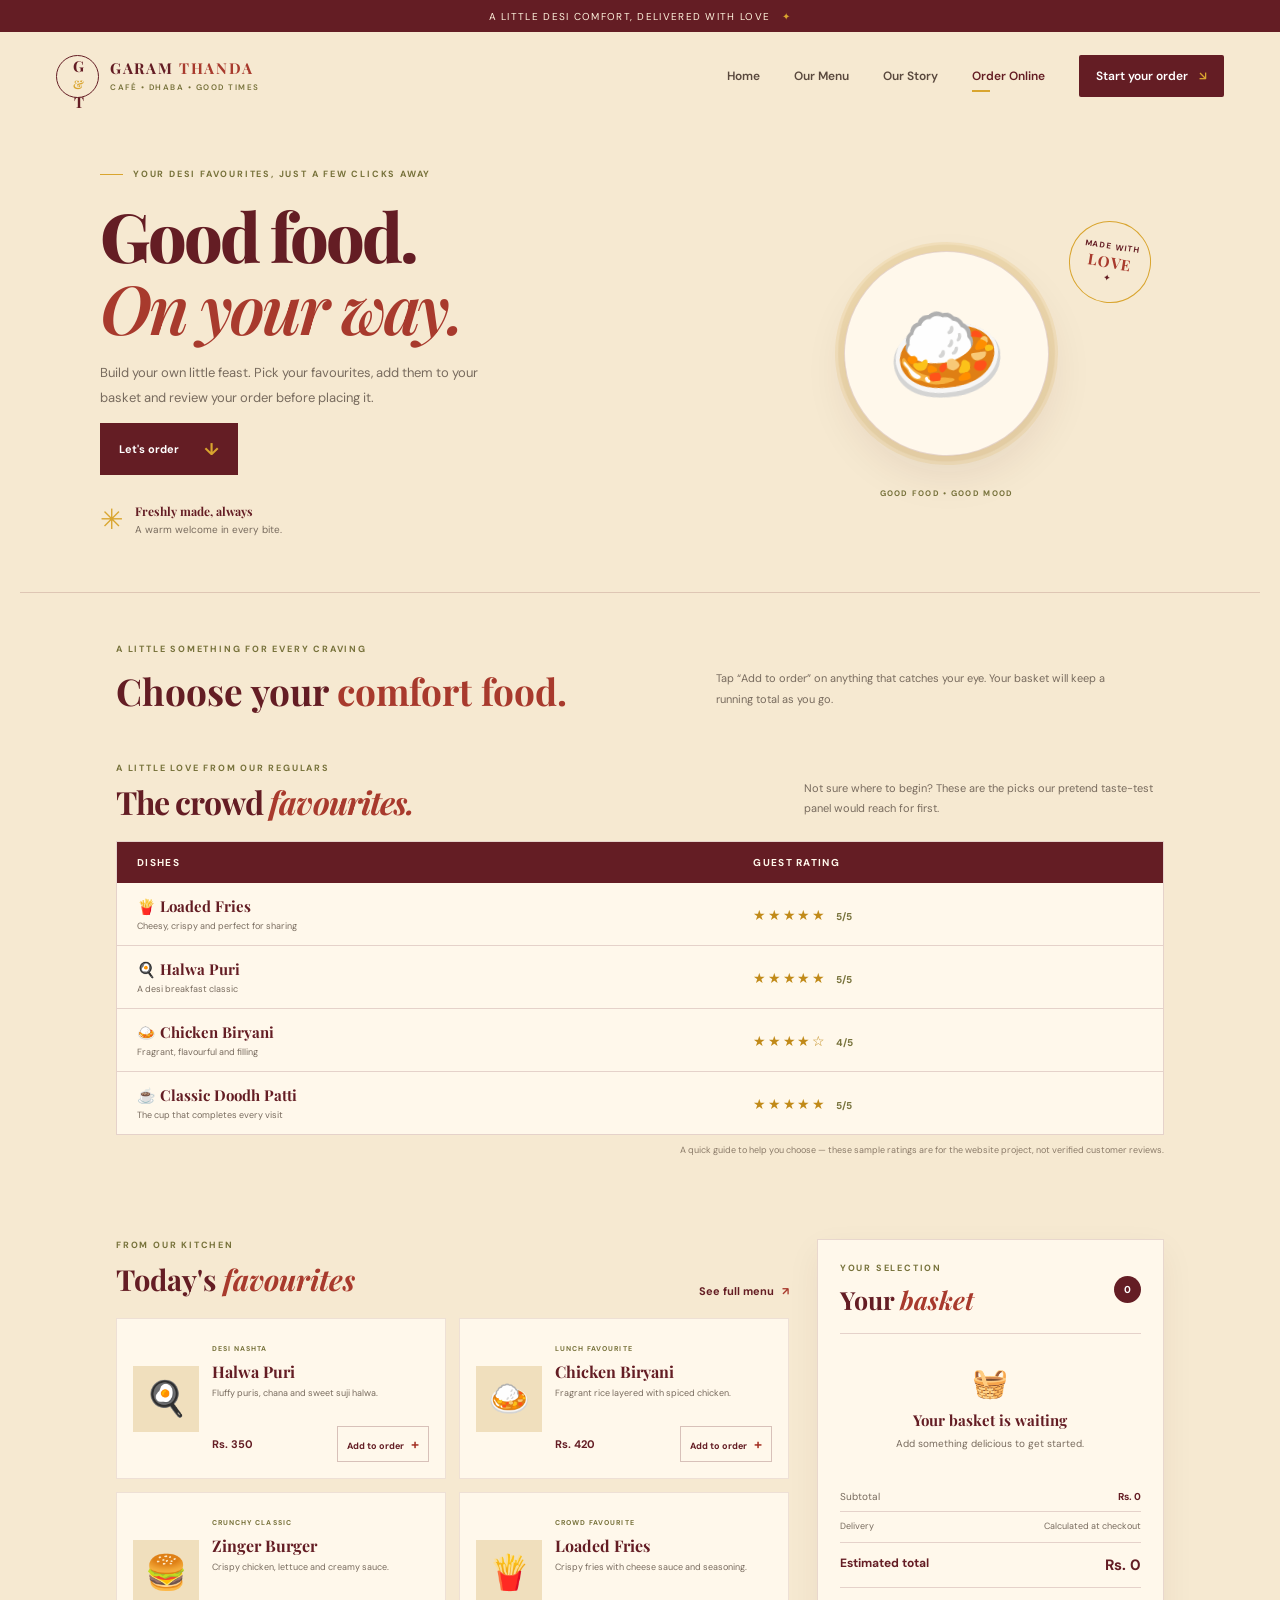
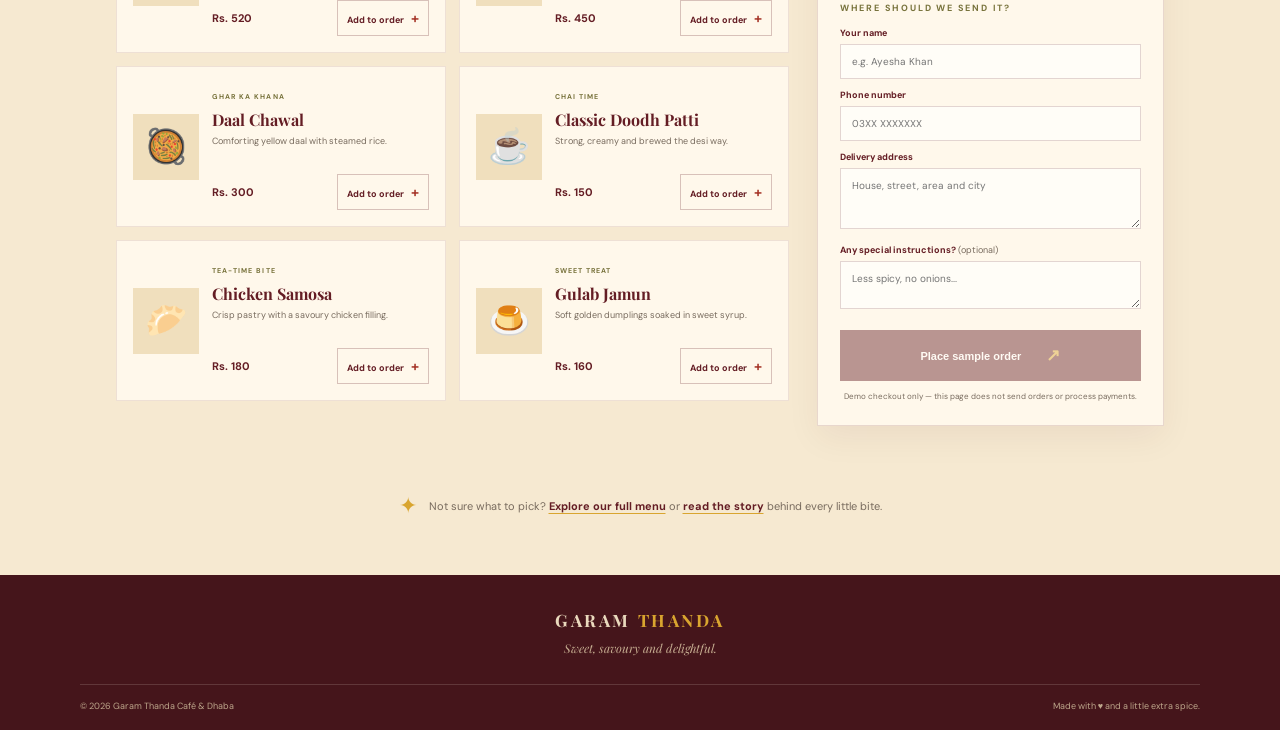
<file: order.html>
<!DOCTYPE html>
<html lang="en">
<head>
  <meta charset="UTF-8">
  <meta name="viewport" content="width=device-width, initial-scale=1.0">
  <meta name="description" content="Place a sample order from Garam Thanda Café & Dhaba.">
  <title>Order Online | Garam Thanda Café & Dhaba</title>
  <link rel="preconnect" href="https://fonts.googleapis.com">
  <link rel="preconnect" href="https://fonts.gstatic.com" crossorigin>
  <link href="https://fonts.googleapis.com/css2?family=DM+Sans:wght@400;500;600;700&family=Playfair+Display:wght@600;700;800&display=swap" rel="stylesheet">
  <link rel="stylesheet" href="style.css">
  <script src="script.js" defer></script>
</head>
<body>
  <div class="top-strip">A little desi comfort, delivered with love <span>✦</span></div>
  <header class="site-header">
    <a class="brand" href="index.html" aria-label="Garam Thanda home">
      <span class="brand-mark">G<span>&</span>T</span>
      <span class="brand-name">GARAM <b>THANDA</b><small>CAFÉ • DHA­BA • GOOD TIMES</small></span>
    </a>
    <button class="nav-toggle" aria-label="Open navigation" aria-expanded="false">☰</button>
    <nav class="main-nav" aria-label="Main navigation">
      <a href="index.html">Home</a>
      <a href="menu.html">Our Menu</a>
      <a href="about.html">Our Story</a>
      <a class="active" href="order.html" aria-current="page">Order Online</a>
      <a class="nav-cta" href="#order-area">Start your order <span>↘</span></a>
    </nav>
  </header>

  <main>
    <section class="order-hero">
      <div class="order-hero-copy">
        <p class="eyebrow"><span></span> YOUR DESI FAVOURITES, JUST A FEW CLICKS AWAY</p>
        <h1>Good food.<br><em>On your way.</em></h1>
        <p class="hero-description">Build your own little feast. Pick your favourites, add them to your basket and review your order before placing it.</p>
        <a class="button button-primary" href="#order-area">Let's order <span>↓</span></a>
        <div class="order-hero-note"><span>✳</span><div><b>Freshly made, always</b><small>A warm welcome in every bite.</small></div></div>
      </div>
      <div class="order-hero-art" aria-hidden="true">
        <div class="order-art-circle"><span>🍛</span></div>
        <div class="order-art-stamp">MADE WITH<br><b>LOVE</b> ✦</div>
        <p>GOOD FOOD • GOOD MOOD</p>
      </div>
    </section>

    <section class="order-intro section-wrap" id="order-area">
      <div class="section-kicker">A LITTLE SOMETHING FOR EVERY CRAVING</div>
      <div class="order-intro-row"><h2>Choose your <span>comfort food.</span></h2><p>Tap “Add to order” on anything that catches your eye. Your basket will keep a running total as you go.</p></div>
    </section>

    <section class="order-ratings section-wrap" aria-labelledby="ratings-heading">
      <div class="ratings-heading">
        <div>
          <p class="section-kicker">A LITTLE LOVE FROM OUR REGULARS</p>
          <h2 id="ratings-heading">The crowd <em>favourites.</em></h2>
        </div>
        <p>Not sure where to begin? These are the picks our pretend taste-test panel would reach for first.</p>
      </div>
      <div class="ratings-table-wrap">
        <table class="ratings-table">
          <thead>
            <tr>
              <th scope="col">Dishes</th>
              <th scope="col">Guest rating</th>
            </tr>
          </thead>
          <tbody>
            <tr><td><span class="rating-dish">🍟 Loaded Fries</span><small>Cheesy, crispy and perfect for sharing</small></td><td><span class="rating-stars" aria-label="5 out of 5 stars">★★★★★</span><span class="rating-score">5/5</span></td></tr>
            <tr><td><span class="rating-dish">🍳 Halwa Puri</span><small>A desi breakfast classic</small></td><td><span class="rating-stars" aria-label="5 out of 5 stars">★★★★★</span><span class="rating-score">5/5</span></td></tr>
            <tr><td><span class="rating-dish">🍛 Chicken Biryani</span><small>Fragrant, flavourful and filling</small></td><td><span class="rating-stars" aria-label="4 out of 5 stars">★★★★☆</span><span class="rating-score">4/5</span></td></tr>
            <tr><td><span class="rating-dish">☕ Classic Doodh Patti</span><small>The cup that completes every visit</small></td><td><span class="rating-stars" aria-label="5 out of 5 stars">★★★★★</span><span class="rating-score">5/5</span></td></tr>
          </tbody>
        </table>
      </div>
      <p class="ratings-note">A quick guide to help you choose — these sample ratings are for the website project, not verified customer reviews.</p>
    </section>

    <section class="order-layout section-wrap">
      <div class="order-products">
        <div class="order-section-heading"><div><p class="section-kicker">FROM OUR KITCHEN</p><h2>Today's <em>favourites</em></h2></div><a class="text-link" href="menu.html">See full menu <span>↗</span></a></div>
        <div class="order-product-grid">
          <article class="order-product"><div class="order-product-emoji">🍳</div><div class="order-product-info"><span class="item-label">DESI NASHTA</span><h3>Halwa Puri</h3><p>Fluffy puris, chana and sweet suji halwa.</p><div class="order-product-bottom"><b>Rs. 350</b><button type="button" class="add-order-btn" data-add="halwa-puri">Add to order <span>+</span></button></div></div></article>
          <article class="order-product"><div class="order-product-emoji">🍛</div><div class="order-product-info"><span class="item-label">LUNCH FAVOURITE</span><h3>Chicken Biryani</h3><p>Fragrant rice layered with spiced chicken.</p><div class="order-product-bottom"><b>Rs. 420</b><button type="button" class="add-order-btn" data-add="chicken-biryani">Add to order <span>+</span></button></div></div></article>
          <article class="order-product"><div class="order-product-emoji">🍔</div><div class="order-product-info"><span class="item-label">CRUNCHY CLASSIC</span><h3>Zinger Burger</h3><p>Crispy chicken, lettuce and creamy sauce.</p><div class="order-product-bottom"><b>Rs. 520</b><button type="button" class="add-order-btn" data-add="zinger-burger">Add to order <span>+</span></button></div></div></article>
          <article class="order-product"><div class="order-product-emoji">🍟</div><div class="order-product-info"><span class="item-label">CROWD FAVOURITE</span><h3>Loaded Fries</h3><p>Crispy fries with cheese sauce and seasoning.</p><div class="order-product-bottom"><b>Rs. 450</b><button type="button" class="add-order-btn" data-add="loaded-fries">Add to order <span>+</span></button></div></div></article>
          <article class="order-product"><div class="order-product-emoji">🥘</div><div class="order-product-info"><span class="item-label">GHAR KA KHANA</span><h3>Daal Chawal</h3><p>Comforting yellow daal with steamed rice.</p><div class="order-product-bottom"><b>Rs. 300</b><button type="button" class="add-order-btn" data-add="daal-chawal">Add to order <span>+</span></button></div></div></article>
          <article class="order-product"><div class="order-product-emoji">☕</div><div class="order-product-info"><span class="item-label">CHAI TIME</span><h3>Classic Doodh Patti</h3><p>Strong, creamy and brewed the desi way.</p><div class="order-product-bottom"><b>Rs. 150</b><button type="button" class="add-order-btn" data-add="doodh-patti">Add to order <span>+</span></button></div></div></article>
          <article class="order-product"><div class="order-product-emoji">🥟</div><div class="order-product-info"><span class="item-label">TEA-TIME BITE</span><h3>Chicken Samosa</h3><p>Crisp pastry with a savoury chicken filling.</p><div class="order-product-bottom"><b>Rs. 180</b><button type="button" class="add-order-btn" data-add="chicken-samosa">Add to order <span>+</span></button></div></div></article>
          <article class="order-product"><div class="order-product-emoji">🍮</div><div class="order-product-info"><span class="item-label">SWEET TREAT</span><h3>Gulab Jamun</h3><p>Soft golden dumplings soaked in sweet syrup.</p><div class="order-product-bottom"><b>Rs. 160</b><button type="button" class="add-order-btn" data-add="gulab-jamun">Add to order <span>+</span></button></div></div></article>
        </div>
      </div>

      <aside class="order-cart" aria-labelledby="cart-heading">
        <div class="cart-heading"><div><p class="section-kicker">YOUR SELECTION</p><h2 id="cart-heading">Your <em>basket</em></h2></div><span class="cart-count" id="cart-count">0</span></div>
        <div id="cart-items" class="cart-items"><div class="cart-empty"><span>🧺</span><b>Your basket is waiting</b><p>Add something delicious to get started.</p></div></div>
        <div class="cart-total-row"><span>Subtotal</span><b id="cart-subtotal">Rs. 0</b></div>
        <div class="cart-total-row cart-delivery"><span>Delivery</span><span>Calculated at checkout</span></div>
        <div class="cart-total-row cart-grand-total"><span>Estimated total</span><b id="cart-total">Rs. 0</b></div>
        <form id="checkout-form" class="checkout-form">
          <p class="section-kicker">WHERE SHOULD WE SEND IT?</p>
          <label for="customer-name">Your name</label><input id="customer-name" name="customerName" type="text" placeholder="e.g. Ayesha Khan" required>
          <label for="customer-phone">Phone number</label><input id="customer-phone" name="customerPhone" type="tel" placeholder="03XX XXXXXXX" required>
          <label for="customer-address">Delivery address</label><textarea id="customer-address" name="customerAddress" rows="3" placeholder="House, street, area and city" required></textarea>
          <label for="order-notes">Any special instructions? <span>(optional)</span></label><textarea id="order-notes" name="orderNotes" rows="2" placeholder="Less spicy, no onions... "></textarea>
          <button class="button button-primary checkout-button" type="submit" id="place-order-btn" disabled>Place sample order <span>↗</span></button>
          <p class="checkout-note">Demo checkout only — this page does not send orders or process payments.</p>
          <p class="order-confirmation" id="order-confirmation" role="status" aria-live="polite" hidden></p>
        </form>
      </aside>
    </section>

    <section class="order-bottom section-wrap"><span>✦</span><p>Not sure what to pick? <a href="menu.html">Explore our full menu</a> or <a href="about.html">read the story</a> behind every little bite.</p></section>
  </main>

  <footer class="site-footer">
    <a class="footer-brand" href="index.html">GARAM <span>THANDA</span></a>
    <p>Sweet, savoury and delightful.</p>
    <div class="footer-bottom"><span>© 2026 Garam Thanda Café & Dhaba</span><span>Made with ♥ and a little extra spice.</span></div>
  </footer>
</body>
</html>
</file>
<file: style.css>
:root {
  --cream: #f6e9d1;
  --cream-light: #fff8eb;
  --maroon: #641d24;
  --maroon-dark: #45151b;
  --red: #a83a2d;
  --mustard: #d9a52f;
  --olive: #77723b;
  --ink: #30231d;
  --muted: #786b5e;
  --line: rgba(100, 29, 36, .17);
  --serif: 'Playfair Display', Georgia, serif;
  --sans: 'DM Sans', Arial, sans-serif;
}
* { box-sizing: border-box; }
html { scroll-behavior: smooth; }
body { margin: 0; background: var(--cream); color: var(--ink); font-family: var(--sans); }
a { color: inherit; text-decoration: none; }
.top-strip { min-height: 32px; display: flex; justify-content: center; align-items: center; gap: 12px; padding: 6px 16px; background: var(--maroon); color: #fff3dd; font-size: 10px; letter-spacing: .13em; text-transform: uppercase; text-align: center; }
.top-strip span { color: var(--mustard); }
.site-header { height: 88px; max-width: 1240px; padding: 0 36px; margin: auto; display: flex; align-items: center; justify-content: space-between; }
.brand { display: flex; align-items: center; gap: 11px; color: var(--maroon); }
.brand-mark { width: 43px; height: 43px; border: 1px solid var(--maroon); border-radius: 50%; display: grid; place-items: center; font: 700 15px var(--serif); letter-spacing: -2px; }
.brand-mark span { color: var(--mustard); font-size: 12px; }
.brand-name { font: 700 15px var(--serif); letter-spacing: .11em; line-height: 1.1; }
.brand-name b { color: var(--red); }
.brand-name small { display: block; margin-top: 5px; font: 600 8px var(--sans); letter-spacing: .19em; color: var(--olive); }
.main-nav { display: flex; align-items: center; gap: 34px; font-size: 12px; font-weight: 600; color: #59483d; }
.main-nav > a:not(.nav-cta) { padding: 10px 0; position: relative; }
.main-nav > a.active, .main-nav > a:hover { color: var(--maroon); }
.main-nav > a.active::after { content: ''; height: 2px; width: 18px; background: var(--mustard); position: absolute; bottom: 2px; left: 0; }
.nav-cta { padding: 13px 17px; background: var(--maroon); color: white; border-radius: 2px; }
.nav-cta span { color: var(--mustard); padding-left: 8px; }
.nav-toggle { display: none; border: 0; background: transparent; color: var(--maroon); font-size: 25px; cursor: pointer; }
.hero { max-width: 1240px; min-height: 570px; margin: 0 auto; padding: 43px 58px 62px; display: grid; grid-template-columns: .92fr 1.08fr; align-items: center; gap: 24px; }
.hero-copy { padding: 20px 0 12px 12px; }
.eyebrow, .section-kicker { color: var(--olive); font-size: 9px; font-weight: 700; letter-spacing: .2em; }
.eyebrow { display: flex; align-items: center; gap: 10px; }
.eyebrow span { width: 23px; height: 1px; background: var(--mustard); }
h1, h2, h3, p { margin-top: 0; }
h1 { margin: 24px 0 17px; color: var(--maroon); font: 800 clamp(46px, 5.3vw, 69px)/1.06 var(--serif); letter-spacing: -.045em; }
h1 em, .closing-banner h2 em { color: var(--red); font-weight: 600; }
.hero-description { max-width: 410px; color: var(--muted); font-size: 13px; line-height: 1.9; }
.hero-actions { display: flex; align-items: center; gap: 24px; margin-top: 29px; }
.button { display: inline-flex; align-items: center; justify-content: center; gap: 25px; padding: 15px 19px; font-size: 11px; font-weight: 700; transition: transform .2s, background .2s; }
.button:hover { transform: translateY(-2px); }
.button-primary { background: var(--maroon); color: white; }
.button-primary span { color: var(--mustard); font-size: 17px; }
.text-link { font-size: 11px; font-weight: 700; color: var(--maroon); }
.text-link span { margin-left: 5px; color: var(--red); }
.hero-note { display: flex; align-items: center; gap: 11px; margin-top: 50px; }
.note-star { color: var(--mustard); font-size: 30px; }
.hero-note b, .hero-note small { display: block; }
.hero-note b { color: var(--maroon); font: 700 12px var(--serif); }
.hero-note small { margin-top: 3px; color: var(--muted); font-size: 10px; }
.hero-art-wrap { position: relative; min-height: 440px; display: flex; align-items: center; justify-content: center; }
.hero-art { width: min(100%, 570px); height: auto; filter: drop-shadow(0 17px 17px rgba(69,21,27,.12)); }
.hero-stamp { position: absolute; z-index: 1; top: 27px; right: 7px; width: 82px; height: 82px; display: grid; place-content: center; border: 1px solid var(--mustard); border-radius: 50%; text-align: center; color: var(--maroon); font-size: 9px; font-weight: 700; letter-spacing: .13em; line-height: 1.35; transform: rotate(10deg); }
.hero-stamp b { color: var(--red); font: 700 16px var(--serif); }
.art-caption { position: absolute; bottom: 8px; left: 10%; right: 8%; display: flex; justify-content: space-between; color: var(--olive); font-size: 8px; font-weight: 700; letter-spacing: .15em; }
.section-wrap { max-width: 1120px; margin: auto; padding-left: 36px; padding-right: 36px; }
.welcome { padding-top: 63px; padding-bottom: 56px; border-top: 1px solid var(--line); }
.welcome-grid { display: grid; grid-template-columns: 1fr 1fr; align-items: center; gap: 65px; margin-top: 16px; }
.welcome h2, .section-heading h2 { margin: 0; color: var(--maroon); font: 700 38px/1.2 var(--serif); letter-spacing: -.03em; }
.welcome h2 span, .section-heading h2 span { color: var(--red); }
.welcome-grid > p { max-width: 465px; margin: 0; color: var(--muted); font-size: 12px; line-height: 2; }
.welcome-rule { margin-top: 40px; height: 1px; background: var(--line); text-align: center; }
.welcome-rule span { position: relative; top: -11px; padding: 0 13px; background: var(--cream); color: var(--mustard); }
.popular { padding-top: 36px; padding-bottom: 84px; }
.section-heading { display: flex; justify-content: space-between; align-items: end; margin-bottom: 28px; }
.section-heading h2 { margin-top: 10px; }
.section-heading > p { margin: 0 0 5px; color: var(--muted); font-size: 11px; }
.food-grid { display: grid; grid-template-columns: repeat(3, 1fr); gap: 16px; }
.food-card { position: relative; min-height: 290px; padding: 25px 22px 20px; background: var(--cream-light); border: 1px solid rgba(100,29,36,.1); transition: transform .2s, box-shadow .2s; }
.food-card:hover { transform: translateY(-4px); box-shadow: 0 12px 28px rgba(69,21,27,.08); }
.featured-card { background: #f0dfbd; }
.food-number { position: absolute; top: 17px; right: 18px; color: #b5a78d; font: 600 12px var(--serif); }
.food-emoji { height: 83px; display: flex; align-items: center; justify-content: center; font-size: 42px; }
.food-info { border-top: 1px solid var(--line); padding-top: 17px; }
.food-tag { color: var(--olive); font-size: 8px; font-weight: 700; letter-spacing: .16em; }
.food-info h3 { margin: 7px 0 6px; color: var(--maroon); font: 700 21px var(--serif); }
.food-info p { min-height: 38px; margin-bottom: 13px; color: var(--muted); font-size: 10px; line-height: 1.7; }
.food-bottom { display: flex; justify-content: space-between; align-items: center; color: var(--mustard); font-size: 11px; }
.food-bottom small { display: block; margin-top: 3px; color: var(--olive); font-size: 8px; letter-spacing: .03em; }
.food-price { color: var(--maroon); font-size: 12px; font-weight: 700; }
.menu-note { margin: 13px 0 0; color: #8b7b69; font-size: 9px; text-align: right; }
.closing-banner { position: relative; overflow: hidden; padding: 66px 20px 70px; background: var(--maroon); color: var(--cream-light); text-align: center; }
.closing-pattern { position: absolute; top: -65px; right: 8%; color: rgba(217,165,47,.13); font-size: 230px; }
.closing-banner .eyebrow { justify-content: center; color: var(--mustard); }
.closing-banner h2 { position: relative; margin: 16px 0 24px; font: 700 42px/1.15 var(--serif); }
.closing-banner h2 em { color: #e5b84c; }
.button-light { position: relative; background: var(--cream); color: var(--maroon); }
.button-light span { color: var(--red); font-size: 16px; }
.site-footer { padding: 34px 36px 18px; background: var(--maroon-dark); color: #e9d9bd; text-align: center; }
.footer-brand { font: 700 17px var(--serif); letter-spacing: .15em; }
.footer-brand span { color: var(--mustard); }
.site-footer > p { margin: 8px 0 28px; color: #c6ad91; font: italic 12px var(--serif); }
.footer-bottom { max-width: 1120px; margin: auto; padding-top: 15px; border-top: 1px solid rgba(255,248,235,.15); display: flex; justify-content: space-between; color: #bda68b; font-size: 9px; }
.toast { position: fixed; left: 50%; bottom: 24px; z-index: 5; transform: translate(-50%, 20px); padding: 12px 18px; background: var(--maroon-dark); color: white; font-size: 12px; opacity: 0; pointer-events: none; transition: .25s; }
.toast.show { opacity: 1; transform: translate(-50%, 0); }
@media (max-width: 760px) {
  .site-header { height: 74px; padding: 0 22px; }
  .nav-toggle { display: block; }
  .main-nav { display: none; position: absolute; top: 106px; left: 0; right: 0; z-index: 4; padding: 20px 24px 24px; background: var(--cream-light); border-bottom: 1px solid var(--line); flex-direction: column; align-items: stretch; gap: 13px; }
  .main-nav.open { display: flex; }
  .main-nav > a:not(.nav-cta) { padding: 8px 0; }
  .nav-cta { text-align: center; }
  .hero { padding: 35px 25px 45px; grid-template-columns: 1fr; gap: 5px; }
  .hero-copy { padding-left: 0; }
  h1 { font-size: clamp(49px, 13vw, 68px); }
  .hero-note { margin-top: 30px; }
  .hero-art-wrap { min-height: 300px; }
  .hero-art { max-width: 470px; }
  .hero-stamp { right: 2%; top: 5px; width: 68px; height: 68px; }
  .art-caption { bottom: 0; left: 2%; right: 2%; }
  .section-wrap { padding-left: 24px; padding-right: 24px; }
  .welcome { padding-top: 45px; padding-bottom: 40px; }
  .welcome-grid { grid-template-columns: 1fr; gap: 17px; }
  .welcome h2, .section-heading h2 { font-size: 33px; }
  .section-heading { align-items: start; flex-direction: column; gap: 12px; }
  .food-grid { grid-template-columns: 1fr; }
  .food-card { min-height: 0; }
  .food-info p { min-height: 0; }
  .popular { padding-bottom: 55px; }
  .footer-bottom { flex-direction: column; gap: 8px; }
}
@media (prefers-reduced-motion: reduce) { html { scroll-behavior: auto; } *, *::before, *::after { transition-duration: .01ms !important; } }

/* OUR MENU — shares the home page palette, typography and spacing system. */
.menu-hero { max-width: 1240px; min-height: 405px; margin: auto; padding: 54px 70px 60px; display: grid; grid-template-columns: 1fr .85fr; align-items: center; gap: 40px; border-bottom: 1px solid var(--line); }
.menu-hero-copy { padding-left: 12px; }
.menu-hero h1 { margin: 20px 0 18px; color: var(--maroon); font: 800 clamp(48px, 5.2vw, 66px)/1.05 var(--serif); letter-spacing: -.045em; }
.menu-hero h1 em { color: var(--red); font-weight: 600; }
.menu-hero .button { margin-top: 14px; }
.menu-hero-art { min-height: 290px; position: relative; display: grid; place-items: center; }
.menu-plate { width: 230px; height: 230px; border: 1px solid rgba(100,29,36,.22); outline: 10px solid rgba(217,165,47,.12); border-radius: 50%; background: var(--cream-light); display: grid; place-items: center; font-size: 104px; box-shadow: 0 18px 45px rgba(69,21,27,.09); transform: rotate(-8deg); }
.menu-art-note { position: absolute; display: grid; place-content: center; width: 83px; height: 83px; border: 1px solid var(--mustard); border-radius: 50%; color: var(--maroon); text-align: center; font-size: 9px; font-weight: 700; line-height: 1.5; letter-spacing: .1em; background: var(--cream); }
.note-one { top: 6px; right: 5%; transform: rotate(10deg); }
.note-two { bottom: 22px; left: 3%; transform: rotate(-12deg); }
.menu-art-caption { position: absolute; bottom: 0; right: 3%; color: var(--olive); font-size: 8px; font-weight: 700; letter-spacing: .16em; }
.menu-intro { padding-top: 54px; padding-bottom: 42px; }
.menu-intro-row { display: grid; grid-template-columns: 1fr 1fr; align-items: end; gap: 55px; margin-top: 13px; }
.menu-intro h2, .menu-toolbar h2 { margin: 0; color: var(--maroon); font: 700 38px/1.16 var(--serif); letter-spacing: -.03em; }
.menu-intro h2 span, .menu-toolbar h2 span { color: var(--red); }
.menu-intro-row > p { max-width: 455px; margin: 0 0 4px; color: var(--muted); font-size: 12px; line-height: 2; }
.menu-section { padding-top: 32px; padding-bottom: 82px; border-top: 1px solid var(--line); }
.menu-toolbar { display: flex; justify-content: space-between; align-items: end; gap: 24px; margin-bottom: 25px; }
.menu-toolbar h2 { margin-top: 9px; }
.menu-search-wrap { width: min(290px, 100%); display: flex; align-items: center; gap: 9px; padding: 0 13px; border: 1px solid var(--line); background: var(--cream-light); color: var(--olive); }
.menu-search-wrap > span { font-size: 23px; line-height: 1; }
.menu-search-wrap input { width: 100%; min-width: 0; padding: 13px 0; border: 0; outline: 0; background: transparent; color: var(--ink); font: 11px var(--sans); }
.menu-search-wrap:focus-within { border-color: var(--mustard); }
.menu-filters { display: flex; flex-wrap: wrap; gap: 8px; margin-bottom: 42px; }
.filter-btn { padding: 10px 14px; border: 1px solid var(--line); background: transparent; color: #59483d; font: 600 10px var(--sans); cursor: pointer; transition: .2s; }
.filter-btn:hover, .filter-btn.active { border-color: var(--maroon); background: var(--maroon); color: var(--cream-light); }
.menu-category-heading { display: flex; align-items: center; gap: 17px; margin: 42px 0 18px; padding-bottom: 13px; border-bottom: 1px solid var(--line); }
.menu-category-heading > span { color: var(--mustard); font: 700 24px var(--serif); }
.menu-category-heading p { margin: 0 0 3px; color: var(--olive); font-size: 8px; font-weight: 700; letter-spacing: .17em; }
.menu-category-heading h3 { margin: 0; color: var(--maroon); font: 700 25px var(--serif); }
.menu-category-heading h3 em { color: var(--red); font-weight: 600; }
.menu-card-grid { display: grid; grid-template-columns: repeat(2, minmax(0, 1fr)); gap: 12px; }
.menu-item { min-height: 128px; display: flex; align-items: center; gap: 17px; padding: 17px 19px; border: 1px solid rgba(100,29,36,.1); background: var(--cream-light); transition: transform .2s, box-shadow .2s; }
.menu-item:hover { transform: translateY(-3px); box-shadow: 0 10px 25px rgba(69,21,27,.07); }
.menu-item[hidden] { display: none !important; }
.menu-item-icon { flex: 0 0 66px; width: 66px; height: 66px; display: grid; place-items: center; border-radius: 50%; background: #f0dfbd; font-size: 31px; }
.menu-item-content { min-width: 0; flex: 1; }
.menu-item-title { display: flex; align-items: baseline; justify-content: space-between; gap: 10px; }
.menu-item-title h4 { margin: 0; color: var(--maroon); font: 700 17px var(--serif); }
.menu-item-title b { flex: 0 0 auto; color: var(--red); font-size: 11px; }
.menu-item-content > p { margin: 6px 0 8px; color: var(--muted); font-size: 10px; line-height: 1.65; }
.item-label { color: var(--olive); font-size: 7px; font-weight: 700; letter-spacing: .15em; }
.menu-empty { padding: 25px; background: var(--cream-light); color: var(--muted); text-align: center; font-size: 12px; }
.menu-note { margin-top: 22px; }
.menu-callout { padding: 62px 20px 66px; background: var(--maroon); color: var(--cream-light); text-align: center; }
.menu-callout .eyebrow { justify-content: center; color: var(--mustard); }
.menu-callout h2 { margin: 14px 0 10px; color: var(--cream-light); font: 700 40px var(--serif); }
.menu-callout h2 em { color: #e5b84c; }
.menu-callout > p:not(.eyebrow) { margin-bottom: 22px; color: #e2cdb0; font-size: 11px; }
@media (max-width: 760px) {
  .menu-hero { padding: 38px 25px 45px; grid-template-columns: 1fr; gap: 5px; }
  .menu-hero-copy { padding-left: 0; }
  .menu-hero h1 { font-size: clamp(48px, 13vw, 66px); }
  .menu-hero-art { min-height: 265px; }
  .menu-plate { width: 190px; height: 190px; font-size: 86px; }
  .menu-intro { padding-top: 42px; padding-bottom: 32px; }
  .menu-intro-row { grid-template-columns: 1fr; gap: 15px; }
  .menu-intro h2, .menu-toolbar h2 { font-size: 33px; }
  .menu-toolbar { align-items: stretch; flex-direction: column; }
  .menu-search-wrap { width: 100%; }
  .menu-filters { gap: 7px; margin-bottom: 32px; }
  .filter-btn { padding: 9px 11px; }
  .menu-card-grid { grid-template-columns: 1fr; }
  .menu-item { padding: 15px; }
  .menu-category-heading { margin-top: 34px; }
  .menu-callout h2 { font-size: 34px; }
}

.menu-callout-actions { display: flex; flex-wrap: wrap; justify-content: center; gap: 12px; }
.menu-callout-actions button { border: 0; cursor: pointer; font: 700 11px var(--sans); }


/* HOME PAGE ALERT BUTTON AND OUR STORY PAGE — same Garam Thanda design system. */
.story-alert-btn { margin-top: 18px; border: 0; cursor: pointer; font-family: var(--sans); }
.home-closing-actions { position: relative; display: flex; justify-content: center; flex-wrap: wrap; gap: 12px; }
.story-hero { max-width: 1240px; min-height: 410px; margin: auto; padding: 55px 70px 62px; display: grid; grid-template-columns: 1fr .9fr; align-items: center; gap: 35px; border-bottom: 1px solid var(--line); }
.story-hero-copy { padding-left: 12px; }
.story-hero h1 { margin: 20px 0 18px; color: var(--maroon); font: 800 clamp(50px, 5.4vw, 69px)/1.05 var(--serif); letter-spacing: -.045em; }
.story-hero h1 em { color: var(--red); font-weight: 600; }
.story-hero-art { min-height: 300px; position: relative; display: grid; place-items: center; overflow: hidden; background: radial-gradient(circle, #f0dfbd 0 36%, transparent 36.5%); }
.story-cup { width: 205px; height: 205px; display: grid; place-items: center; border: 1px solid rgba(100,29,36,.18); outline: 9px solid rgba(217,165,47,.13); border-radius: 50%; background: var(--cream-light); font-size: 100px; transform: rotate(-8deg); box-shadow: 0 18px 45px rgba(69,21,27,.09); }
.story-sun { position: absolute; top: 8px; right: 7%; z-index: 1; width: 82px; height: 82px; display: grid; place-content: center; border: 1px solid var(--mustard); border-radius: 50%; background: var(--cream); color: var(--maroon); text-align: center; font-size: 8px; font-weight: 700; letter-spacing: .1em; line-height: 1.5; transform: rotate(10deg); }
.story-sun b { color: var(--red); font: 700 15px var(--serif); }
.story-art-caption { position: absolute; bottom: 8px; color: var(--olive); font-size: 8px; font-weight: 700; letter-spacing: .15em; text-align: center; }
.story-intro { padding-top: 58px; padding-bottom: 28px; }
.story-heading-row { display: grid; grid-template-columns: 1fr 1fr; align-items: end; gap: 55px; margin-top: 14px; }
.story-heading-row h2, .story-end h2 { margin: 0; color: var(--maroon); font: 700 39px/1.18 var(--serif); letter-spacing: -.03em; }
.story-heading-row h2 span, .story-end h2 span { color: var(--red); }
.story-lead { max-width: 460px; margin: 0 0 4px; color: var(--muted); font-size: 11px; line-height: 1.9; }
.story-rule { height: 1px; margin-top: 37px; background: var(--line); text-align: center; }
.story-rule span { position: relative; top: -11px; padding: 0 13px; background: var(--cream); color: var(--mustard); }
.story-chapters { padding-top: 10px; padding-bottom: 80px; }
.story-chapter { position: relative; display: grid; grid-template-columns: 42px 1fr 230px; align-items: center; gap: 28px; padding: 37px 0; border-bottom: 1px solid var(--line); }
.story-chapter.reverse { grid-template-columns: 42px 1fr 230px; }
.chapter-number { align-self: start; color: var(--mustard); font: 700 25px var(--serif); }
.chapter-copy .section-kicker { margin-bottom: 10px; }
.chapter-copy h3 { max-width: 530px; margin: 0 0 14px; color: var(--maroon); font: 700 26px/1.2 var(--serif); }
.chapter-copy p:not(.section-kicker) { max-width: 650px; margin: 0 0 11px; color: var(--muted); font-size: 11px; line-height: 1.95; }
.chapter-copy p:last-child { margin-bottom: 0; }
.chapter-art { width: 210px; height: 185px; display: flex; flex-direction: column; align-items: center; justify-content: center; gap: 13px; border: 1px solid rgba(100,29,36,.12); background: var(--cream-light); color: var(--maroon); font-size: 62px; }
.chapter-art span { color: var(--olive); font-size: 8px; font-weight: 700; letter-spacing: .15em; }
.story-values { padding: 65px 25px 70px; background: var(--maroon); color: var(--cream-light); text-align: center; }
.story-values > .eyebrow { justify-content: center; color: var(--mustard); }
.story-values > h2 { margin: 14px 0 35px; font: 700 clamp(30px, 4vw, 41px)/1.2 var(--serif); }
.story-values > h2 em { color: #e5b84c; }
.values-grid { max-width: 950px; margin: 0 auto 35px; display: grid; grid-template-columns: repeat(3, 1fr); gap: 25px; }
.values-grid > div { padding: 20px 16px; border: 1px solid rgba(255,248,235,.15); }
.values-grid span { color: var(--mustard); font-size: 25px; }
.values-grid h3 { margin: 10px 0 7px; color: var(--cream-light); font: 700 17px var(--serif); }
.values-grid p { max-width: 230px; margin: auto; color: #e2cdb0; font-size: 10px; line-height: 1.8; }
.story-values .button { border: 0; cursor: pointer; font-family: var(--sans); }
.story-end { padding-top: 58px; padding-bottom: 62px; display: flex; align-items: center; justify-content: space-between; gap: 25px; }
.story-end h2 { margin-top: 12px; }
@media (max-width: 760px) {
  .story-hero { padding: 38px 25px 45px; grid-template-columns: 1fr; gap: 8px; }
  .story-hero-copy { padding-left: 0; }
  .story-hero h1 { font-size: clamp(49px, 13vw, 66px); }
  .story-hero-art { min-height: 265px; }
  .story-cup { width: 180px; height: 180px; font-size: 85px; }
  .story-intro { padding-top: 42px; }
  .story-heading-row { grid-template-columns: 1fr; gap: 15px; }
  .story-heading-row h2, .story-end h2 { font-size: 33px; }
  .story-chapter, .story-chapter.reverse { grid-template-columns: 30px 1fr; gap: 14px; padding: 30px 0; }
  .chapter-art { grid-column: 2; width: 100%; height: 135px; font-size: 48px; }
  .chapter-copy h3 { font-size: 23px; }
  .values-grid { grid-template-columns: 1fr; gap: 10px; }
  .story-end { align-items: flex-start; flex-direction: column; }
}

/* ORDER PAGE — matching the Garam Thanda cream, maroon and mustard theme. */
.order-hero { max-width: 1240px; min-height: 405px; margin: auto; padding: 48px 70px 54px; display: grid; grid-template-columns: 1fr .85fr; align-items: center; gap: 40px; border-bottom: 1px solid var(--line); }
.order-hero-copy { padding-left: 10px; }
.order-hero h1 { margin: 20px 0 17px; font-size: clamp(49px, 5.3vw, 68px); }
.order-hero-note { display: flex; align-items: center; gap: 12px; margin-top: 26px; }
.order-hero-note > span { color: var(--mustard); font-size: 28px; }
.order-hero-note b, .order-hero-note small { display: block; }
.order-hero-note b { color: var(--maroon); font: 700 12px var(--serif); }
.order-hero-note small { margin-top: 4px; color: var(--muted); font-size: 10px; }
.order-hero-art { min-height: 290px; position: relative; display: grid; place-items: center; background: radial-gradient(circle, #efdfbf 0 38%, transparent 38.5%); }
.order-art-circle { width: 205px; height: 205px; display: grid; place-items: center; border: 1px solid rgba(100,29,36,.16); outline: 9px solid rgba(217,165,47,.13); border-radius: 50%; background: var(--cream-light); box-shadow: 0 18px 45px rgba(69,21,27,.09); transform: rotate(-7deg); }
.order-art-circle span { font-size: 98px; }
.order-art-stamp { position: absolute; top: 13px; right: 8%; width: 82px; height: 82px; display: grid; place-content: center; border: 1px solid var(--mustard); border-radius: 50%; background: var(--cream); color: var(--maroon); text-align: center; font-size: 8px; font-weight: 700; letter-spacing: .12em; line-height: 1.5; transform: rotate(9deg); }
.order-art-stamp b { color: var(--red); font: 700 15px var(--serif); }
.order-hero-art > p { position: absolute; bottom: 0; margin: 0; color: var(--olive); font-size: 8px; font-weight: 700; letter-spacing: .16em; }
.order-intro { padding-top: 50px; padding-bottom: 27px; }
.order-intro-row { display: grid; grid-template-columns: 1fr .8fr; align-items: end; gap: 40px; margin-top: 13px; }
.order-intro-row h2 { margin: 0; color: var(--maroon); font: 700 37px/1.2 var(--serif); }
.order-intro-row h2 span { color: var(--red); }
.order-intro-row p { max-width: 420px; margin: 0 0 3px; color: var(--muted); font-size: 11px; line-height: 1.9; }
.order-layout { display: grid; grid-template-columns: minmax(0, 1.55fr) minmax(285px, .8fr); align-items: start; gap: 28px; padding-top: 25px; padding-bottom: 65px; }
.order-section-heading { display: flex; justify-content: space-between; align-items: end; gap: 15px; margin-bottom: 20px; }
.order-section-heading h2 { margin: 8px 0 0; color: var(--maroon); font: 700 29px var(--serif); }
.order-section-heading h2 em { color: var(--red); }
.order-product-grid { display: grid; grid-template-columns: repeat(2, minmax(0, 1fr)); gap: 13px; }
.order-product { min-width: 0; padding: 16px; display: grid; grid-template-columns: 66px minmax(0, 1fr); align-items: center; gap: 13px; border: 1px solid rgba(100,29,36,.11); background: var(--cream-light); transition: transform .2s, box-shadow .2s; }
.order-product:hover { transform: translateY(-3px); box-shadow: 0 10px 25px rgba(69,21,27,.07); }
.order-product-emoji { width: 66px; height: 66px; display: grid; place-items: center; background: #f0dfbd; font-size: 34px; }
.order-product-info { min-width: 0; }
.order-product-info .item-label { font-size: 7px; }
.order-product-info h3 { margin: 5px 0 4px; color: var(--maroon); font: 700 16px var(--serif); }
.order-product-info p { min-height: 30px; margin: 0 0 10px; color: var(--muted); font-size: 9px; line-height: 1.6; }
.order-product-bottom { display: flex; align-items: center; justify-content: space-between; gap: 7px; }
.order-product-bottom > b { color: var(--maroon); font-size: 11px; white-space: nowrap; }
.add-order-btn { padding: 8px 9px; border: 1px solid rgba(100,29,36,.25); background: transparent; color: var(--maroon); font: 700 9px var(--sans); cursor: pointer; white-space: nowrap; }
.add-order-btn:hover { background: var(--maroon); color: white; }
.add-order-btn span { margin-left: 5px; color: var(--red); font-size: 14px; }
.add-order-btn:hover span { color: var(--mustard); }
.order-cart { position: sticky; top: 18px; padding: 22px; border: 1px solid rgba(100,29,36,.15); background: var(--cream-light); box-shadow: 0 12px 32px rgba(69,21,27,.06); }
.cart-heading { display: flex; align-items: center; justify-content: space-between; padding-bottom: 17px; border-bottom: 1px solid var(--line); }
.cart-heading h2 { margin: 6px 0 0; color: var(--maroon); font: 700 25px var(--serif); }
.cart-heading h2 em { color: var(--red); }
.cart-count { min-width: 27px; height: 27px; display: grid; place-items: center; border-radius: 50%; background: var(--maroon); color: white; font-size: 10px; font-weight: 700; }
.cart-items { padding: 12px 0; }
.cart-empty { padding: 18px 6px 20px; text-align: center; color: var(--muted); }
.cart-empty > span { display: block; margin-bottom: 8px; font-size: 29px; }
.cart-empty b { color: var(--maroon); font: 700 15px var(--serif); }
.cart-empty p { margin: 6px 0 0; font-size: 10px; }
.cart-line { display: grid; grid-template-columns: minmax(0, 1fr) auto; gap: 8px; padding: 10px 0; border-bottom: 1px solid rgba(100,29,36,.09); }
.cart-line-name { color: var(--maroon); font-size: 10px; font-weight: 700; }
.cart-line-price { margin-top: 4px; color: var(--muted); font-size: 9px; }
.cart-line-controls { display: flex; align-items: center; gap: 7px; }
.qty-btn, .remove-line { width: 23px; height: 23px; display: grid; place-items: center; border: 1px solid var(--line); background: transparent; color: var(--maroon); cursor: pointer; }
.qty-number { min-width: 10px; color: var(--ink); font-size: 10px; text-align: center; }
.remove-line { margin-left: 3px; border: 0; color: var(--red); font-size: 14px; }
.cart-total-row { display: flex; justify-content: space-between; gap: 10px; padding: 8px 0; color: var(--muted); font-size: 10px; }
.cart-total-row b { color: var(--maroon); }
.cart-delivery { border-top: 1px solid var(--line); font-size: 9px; }
.cart-grand-total { margin-top: 2px; padding: 12px 0; border-top: 1px solid var(--line); color: var(--maroon); font-size: 12px; font-weight: 700; }
.cart-grand-total b { font-size: 15px; }
.checkout-form { padding-top: 14px; border-top: 1px solid var(--line); }
.checkout-form .section-kicker { margin-bottom: 13px; }
.checkout-form label { display: block; margin: 10px 0 5px; color: var(--maroon); font-size: 9px; font-weight: 700; }
.checkout-form label span { color: var(--muted); font-weight: 400; }
.checkout-form input, .checkout-form textarea { width: 100%; padding: 10px 11px; border: 1px solid rgba(100,29,36,.18); border-radius: 0; outline: none; background: #fffdf7; color: var(--ink); font: 10px var(--sans); resize: vertical; }
.checkout-form input:focus, .checkout-form textarea:focus { border-color: var(--mustard); }
.checkout-button { width: 100%; margin-top: 16px; border: 0; cursor: pointer; }
.checkout-button:disabled { opacity: .45; cursor: not-allowed; }
.checkout-note { margin: 9px 0 0; color: var(--muted); font-size: 8px; line-height: 1.6; text-align: center; }
.order-confirmation { margin: 12px 0 0; padding: 11px; border: 1px solid rgba(119,114,59,.35); background: #f3efd9; color: var(--olive); font-size: 10px; line-height: 1.7; }
.order-bottom { display: flex; align-items: center; justify-content: center; gap: 12px; padding-bottom: 55px; color: var(--muted); font-size: 11px; text-align: center; }
.order-bottom > span { color: var(--mustard); font-size: 22px; }
.order-bottom p { margin: 0; }
.order-bottom a { color: var(--maroon); font-weight: 700; text-decoration: underline; text-decoration-color: var(--mustard); text-underline-offset: 3px; }
@media (max-width: 900px) {
  .order-layout { grid-template-columns: 1fr; }
  .order-cart { position: static; max-width: none; }
  .order-product-grid { grid-template-columns: repeat(2, minmax(0, 1fr)); }
}
@media (max-width: 760px) {
  .order-hero { padding: 38px 25px 43px; grid-template-columns: 1fr; gap: 5px; }
  .order-hero-copy { padding-left: 0; }
  .order-hero h1 { font-size: clamp(49px, 13vw, 66px); }
  .order-hero-art { min-height: 245px; }
  .order-art-circle { width: 175px; height: 175px; }
  .order-art-circle span { font-size: 80px; }
  .order-intro { padding-top: 40px; }
  .order-intro-row { grid-template-columns: 1fr; gap: 13px; }
  .order-intro-row h2 { font-size: 32px; }
  .order-layout { padding-top: 20px; }
  .order-product-grid { grid-template-columns: 1fr; }
  .order-product { grid-template-columns: 62px minmax(0, 1fr); }
  .order-product-emoji { width: 62px; height: 62px; }
  .order-cart { padding: 18px; }
}


/* ORDER PAGE — simple favourites table inspired by the original Lab 11 table. */
.order-ratings { padding-top: 22px; padding-bottom: 58px; }
.ratings-heading { display: flex; align-items: end; justify-content: space-between; gap: 30px; margin-bottom: 20px; }
.ratings-heading h2 { margin: 9px 0 0; color: var(--maroon); font: 700 32px/1.2 var(--serif); letter-spacing: -.03em; }
.ratings-heading h2 em { color: var(--red); }
.ratings-heading > p { max-width: 360px; margin: 0 0 3px; color: var(--muted); font-size: 11px; line-height: 1.8; }
.ratings-table-wrap { overflow-x: auto; background: var(--cream-light); border: 1px solid var(--line); }
.ratings-table { width: 100%; border-collapse: collapse; text-align: left; }
.ratings-table th { padding: 14px 20px; background: var(--maroon); color: var(--cream-light); font-size: 10px; font-weight: 700; letter-spacing: .13em; text-transform: uppercase; }
.ratings-table td { padding: 13px 20px; border-bottom: 1px solid var(--line); vertical-align: middle; }
.ratings-table tbody tr:last-child td { border-bottom: 0; }
.ratings-table tbody tr:hover { background: #f3e5ca; }
.rating-dish { display: block; color: var(--maroon); font: 700 15px var(--serif); }
.ratings-table td small { display: block; margin-top: 4px; color: var(--muted); font-size: 9px; }
.rating-stars { color: #c18a19; letter-spacing: .12em; font-size: 14px; white-space: nowrap; }
.rating-score { margin-left: 9px; color: var(--olive); font-size: 10px; font-weight: 700; white-space: nowrap; }
.ratings-note { margin: 9px 0 0; color: #8b7b69; font-size: 9px; text-align: right; }
@media (max-width: 760px) {
  .order-ratings { padding-bottom: 42px; }
  .ratings-heading { align-items: start; flex-direction: column; gap: 10px; }
  .ratings-heading h2 { font-size: 29px; }
  .ratings-table th, .ratings-table td { padding: 12px 13px; }
  .rating-dish { font-size: 13px; }
  .rating-stars { font-size: 12px; }
  .rating-score { display: block; margin: 3px 0 0; }
}
</file>
